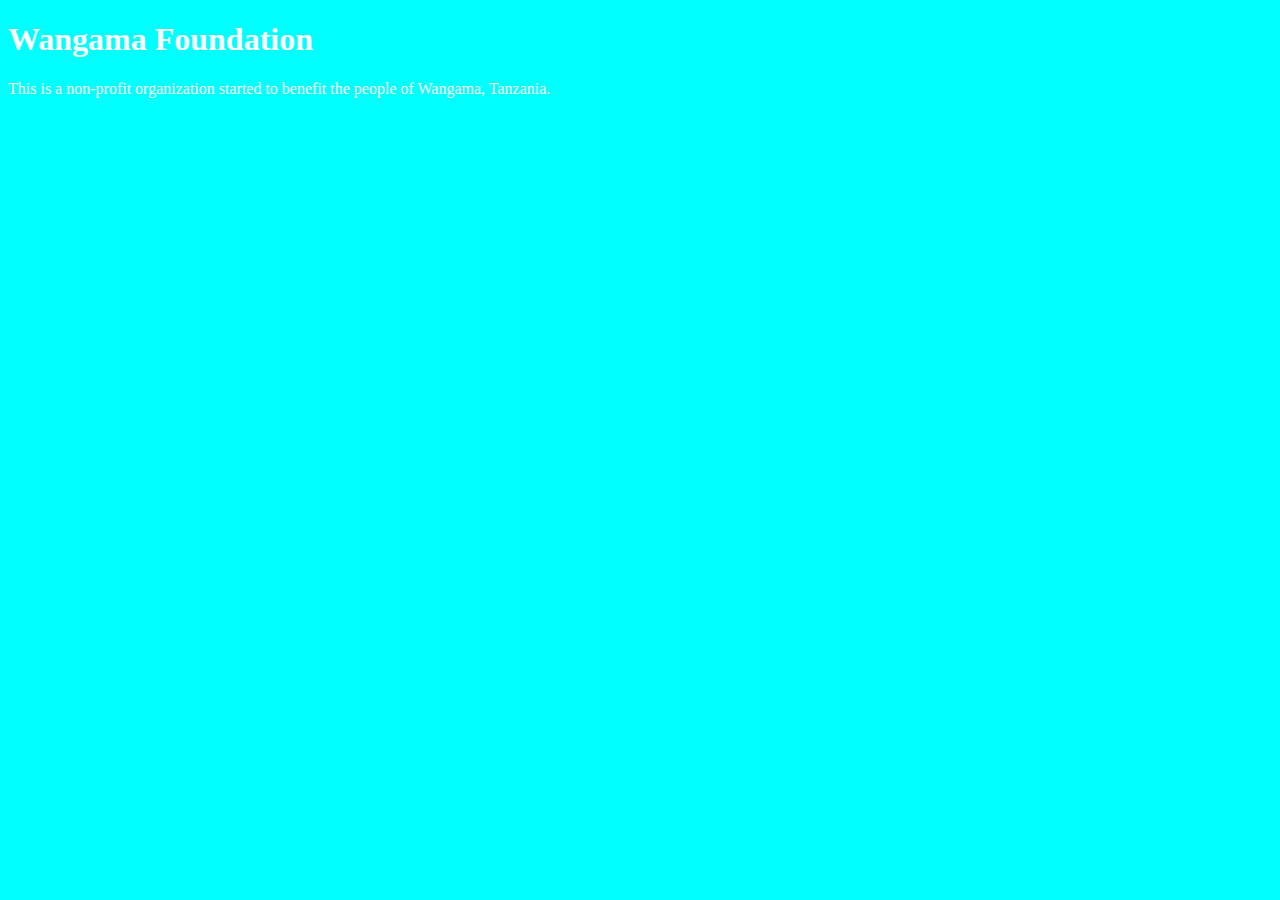
<file: Unit_1/index.html>
<!DOCTYPE html>
<html>
<head>
	<title>Wangama Foundation</title>
	<link rel="stylesheet" type="text/css" href="css/style.css">
</head>
<body>
	<h1>Wangama Foundation</h1>
	<p>This is a non-profit organization started to benefit the people of Wangama, Tanzania.</p>
</body>
</html>
</file>
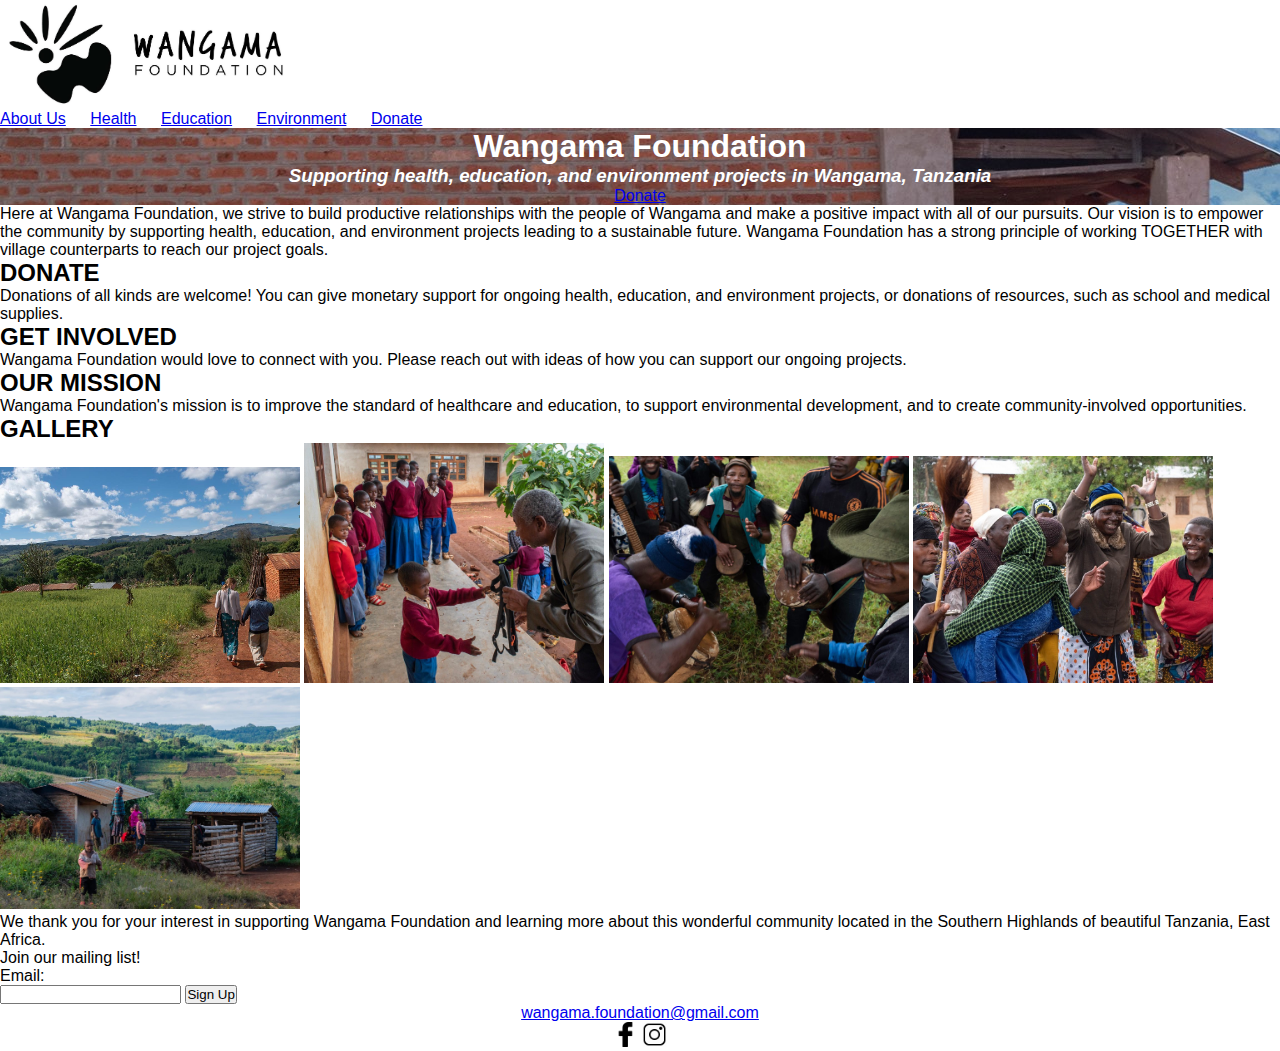
<file: unit_3/index.html>
<!DOCTYPE html>
<html>
<head>
	<link rel="stylesheet" type="text/css" href="css/style.css">
	<title>Wangama Foundation</title>
</head>
<body>
	<header>
		<img src="images/logo.jpg" alt="wangama foundation logo" title="wangama foundation">
		<nav>
			<a href="#">About Us</a>
			<a href="#">Health</a>
			<a href="#">Education</a>
			<a href="#">Environment</a>
			<a href="#">Donate</a>
		</nav>
	</header>
	<section id="hero">
		<h1>Wangama Foundation</h1>
		<h3 id="slogan">Supporting health, education, and environment projects in Wangama, Tanzania</h3>
		<p><a href="#">Donate</a></p>
	</section>
	<section>
		<p>Here at Wangama Foundation, we strive to build productive relationships with the people of Wangama and make a positive impact with all of our pursuits. Our vision is to empower the community by supporting health, education, and environment projects leading to a sustainable future. Wangama Foundation has a strong principle of working TOGETHER with village counterparts to reach our project goals.</p>
	</section>
	<section>
		<ul>
			<li>
				<h2>Donate</h2>
				<p>Donations of all kinds are welcome! You can give monetary support for ongoing health, education, and environment projects, or donations of resources, such as school and medical supplies.</p>
			</li>
			<li>
				<h2>Get Involved</h2>
				<p>Wangama Foundation would love to connect with you. Please reach out with ideas of how you can support our ongoing projects.</p>
			</li>
			<li>
				<h2>Our Mission</h2>
				<p>Wangama Foundation's mission is to improve the standard of healthcare and education, to support environmental development, and to create community-involved opportunities.</p> 
			</li>
		</ul>
	</section>
	<section>
		<h2>Gallery</h2>
		<img class="gallery" src="images/wangama-walking.jpg" alt="two people walking in wangama" title="walking in wangama">
		<img class="gallery" src="images/wangama-backpack.jpg" alt="children getting donated backpacks" title="donations to wangama">
		<img class="gallery" src="images/wangama-drums.jpg" alt="a drum circle in wangama" title="wangama drum circle">
		<img class="gallery" src="images/wangama-dancing.jpg" alt="people dancing in wangama" title="wangama dancing">
		<img class="gallery" src="images/wangama-village.jpg" alt="people outside a house in wangama" title="the village">
	</section>
	<section>
		<p>We thank you for your interest in supporting Wangama Foundation and learning more about this wonderful community located in the Southern Highlands of beautiful Tanzania, East Africa.</p>
		<p>Join our mailing list!</p>
			<form>
				<label for="emailAddress">Email:</label><br>
				<input type="email" id="emailAddress">
				<input type="submit" value="Sign Up">
			</form>
	</section>
	<footer>
		<a href="mailto:wangama.foundation@gmail.com">wangama.foundation@gmail.com</a>
		<br>
		<div>
			<a href="https://www.facebook.com/WangamaFoundation/"><img class="social" src="images/facebook.png" alt="facebook icon" title="facebook"></a>
			<a href="https://www.instagram.com/wangamafoundation/?hl=en"><img class="social" src="images/instagram.png" alt="instagram icon" title="instagram icon"></a>
		</div>
	</footer>
</body>
</html>
</file>
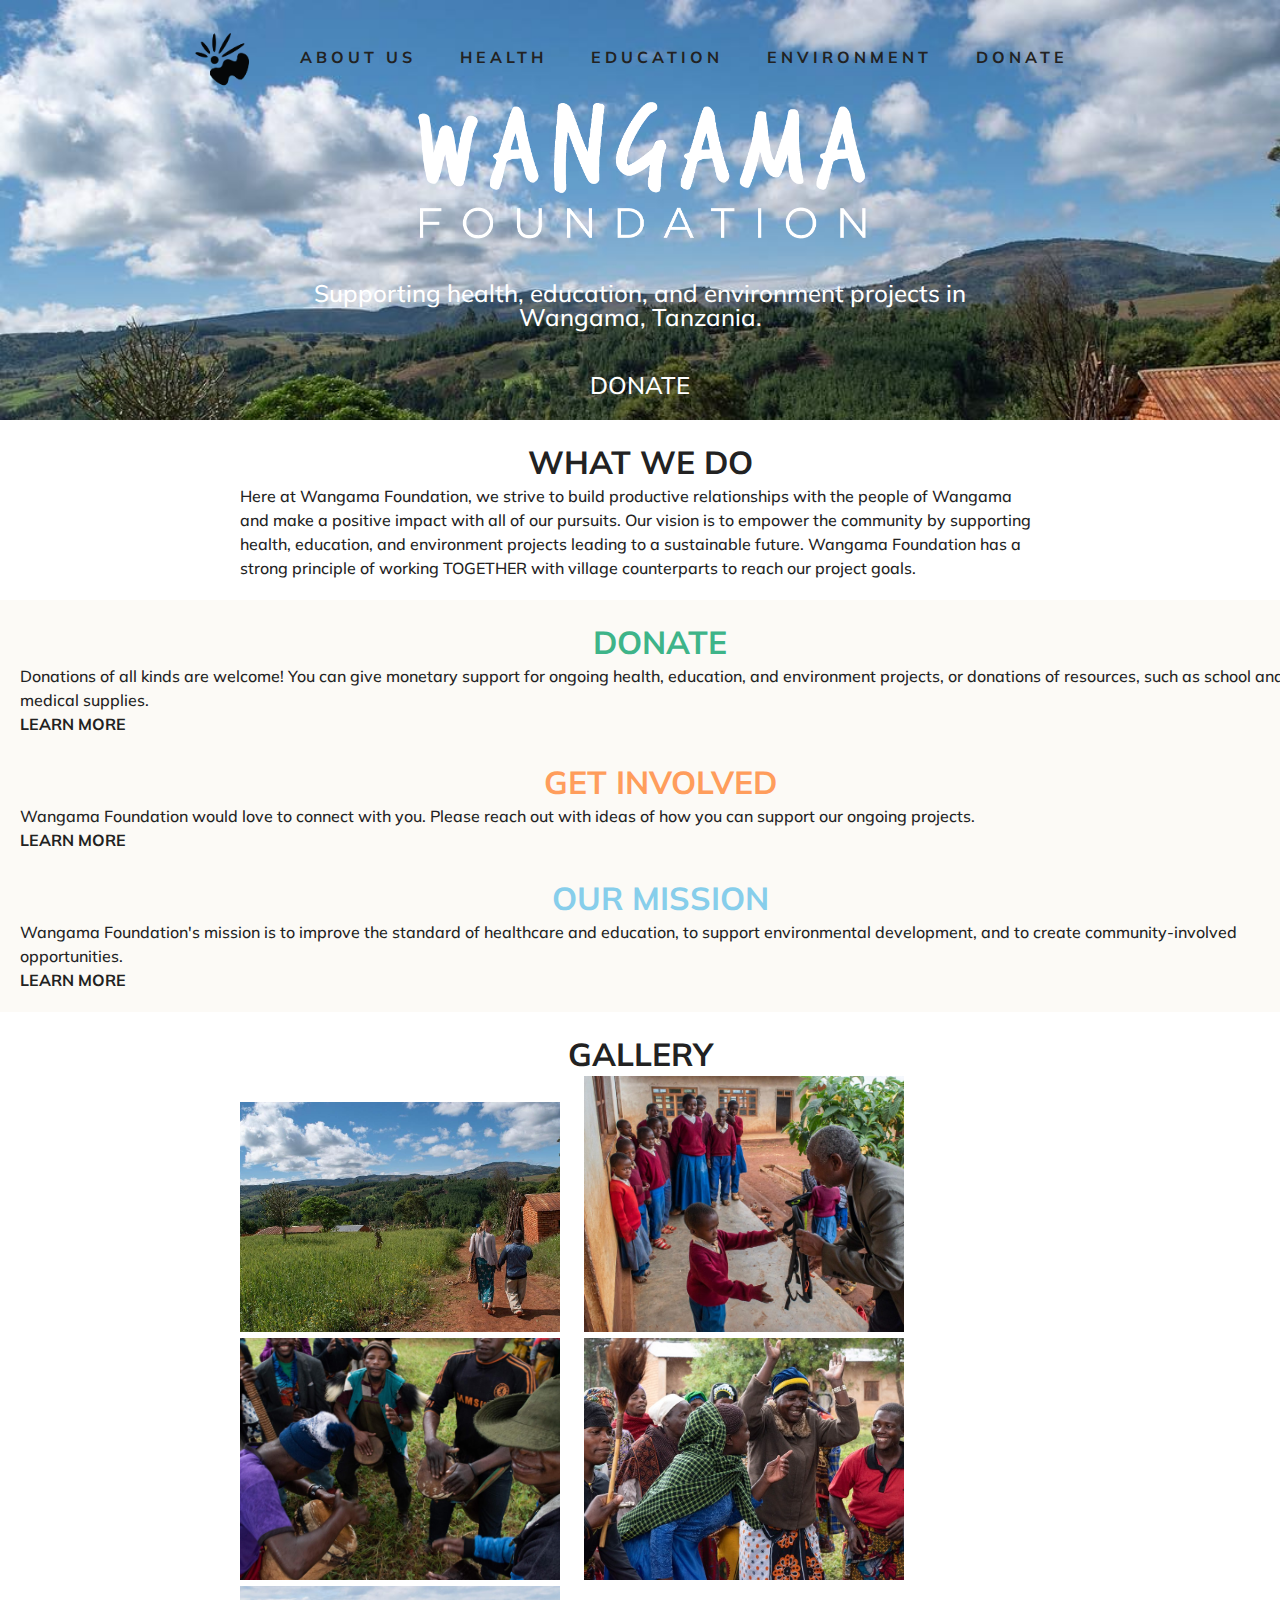
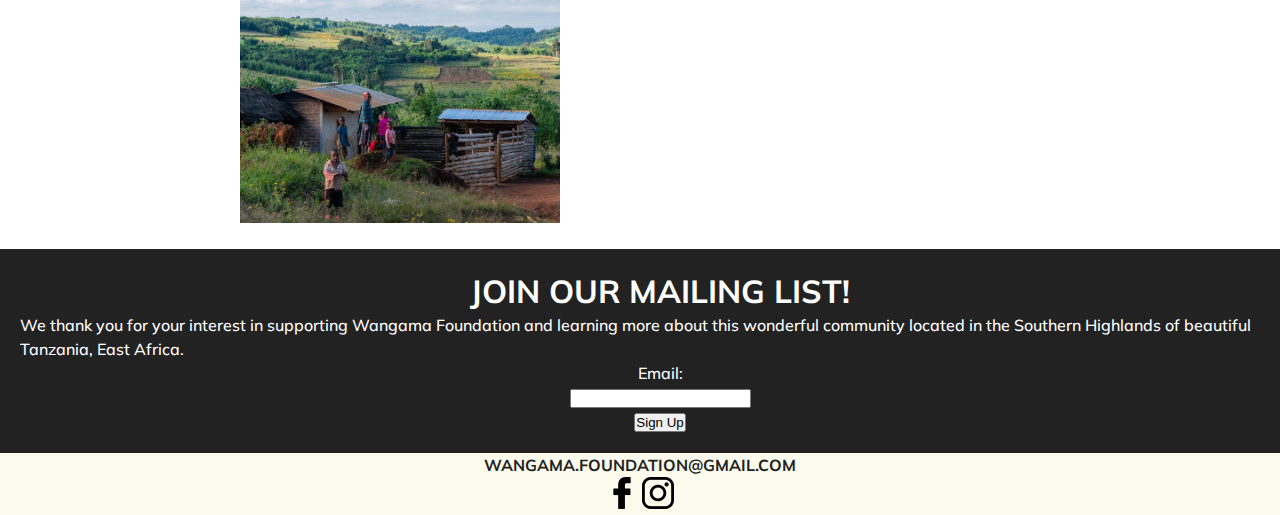
<file: unit_4/index.html>
<!DOCTYPE html>
<html lang="en">
<head>
	<link rel="stylesheet" type="text/css" href="css/style.css">
	<title>Wangama Foundation</title>
</head>
<body>
	<header>
		<nav>
			<a href="#"><img id="icon" src="images/Wangama-icon-black.png" alt="wangama foundation logo" title="wangama foundation"></a>
			<a href="#">About Us</a>
			<a href="#">Health</a>
			<a href="#">Education</a>
			<a href="#">Environment</a>
			<a href="#">Donate</a>
		</nav>
		<img id="header-img" src="images/Wangama-Logo-Horizontal.png" alt="wangama foundation" title="wangama foundation">
		<h3 class="header">Supporting health, education, and environment projects in Wangama, Tanzania.</h3>
		<br>
		<a class="header" href="#">DONATE</a>
	</header>
	<section>
		<h2>What We Do</h2>
		<p>Here at Wangama Foundation, we strive to build productive relationships with the people of Wangama and make a positive impact with all of our pursuits. Our vision is to empower the community by supporting health, education, and environment projects leading to a sustainable future. Wangama Foundation has a strong principle of working TOGETHER with village counterparts to reach our project goals.</p>
	</section>
	<section id="waystohelp">
		<ul>
			<li>
				<h2 id="donate">Donate</h2>
				<p>Donations of all kinds are welcome! You can give monetary support for ongoing health, education, and environment projects, or donations of resources, such as school and medical supplies.</p>
				<p><a href="#">Learn More</a></p>
			</li><br>
			<li>
				<h2 id="involved">Get Involved</h2>
				<p>Wangama Foundation would love to connect with you. Please reach out with ideas of how you can support our ongoing projects.</p>
				<p><a href="#">Learn More</a></p>
			</li><br>
			<li>
				<h2 id="mission">Our Mission</h2>
				<p>Wangama Foundation's mission is to improve the standard of healthcare and education, to support environmental development, and to create community-involved opportunities.</p> 
				<p><a href="#">Learn More</a></p>
			</li>
		</ul>
	</section>
	<section>
		<h2>Gallery</h2>
		<img class="gallery" src="images/wangama-walking.jpg" alt="two people walking in wangama" title="walking in wangama">
		<img class="gallery" src="images/wangama-backpack.jpg" alt="children getting donated backpacks" title="donations to wangama">
		<img class="gallery" src="images/wangama-drums.jpg" alt="a drum circle in wangama" title="wangama drum circle">
		<img class="gallery" src="images/wangama-dancing.jpg" alt="people dancing in wangama" title="wangama dancing">
		<img class="gallery" src="images/wangama-village.jpg" alt="people outside a house in wangama" title="the village">
	</section>
	<section id="join">
		<h2>Join our mailing list!</h2>
		<p>We thank you for your interest in supporting Wangama Foundation and learning more about this wonderful community located in the Southern Highlands of beautiful Tanzania, East Africa.</p>
		<form>
			<label for="emailAddress">Email:</label><br>
			<input type="email" id="emailAddress"><br>				
			<input type="submit" value="Sign Up">
		</form>
	</section>
	<footer>
		<a href="mailto:wangama.foundation@gmail.com">wangama.foundation@gmail.com</a>
		<div>
			<a href="https://www.facebook.com/WangamaFoundation/" class="social"><img class="social" src="images/facebook.png" alt="facebook icon" title="facebook"></a>
			<a href="https://www.instagram.com/wangamafoundation/?hl=en"class="social"><img class="social" src="images/instagram.png" alt="instagram icon" title="instagram icon"></a>
		</div>
	</footer>
</body>
</html>
</file>
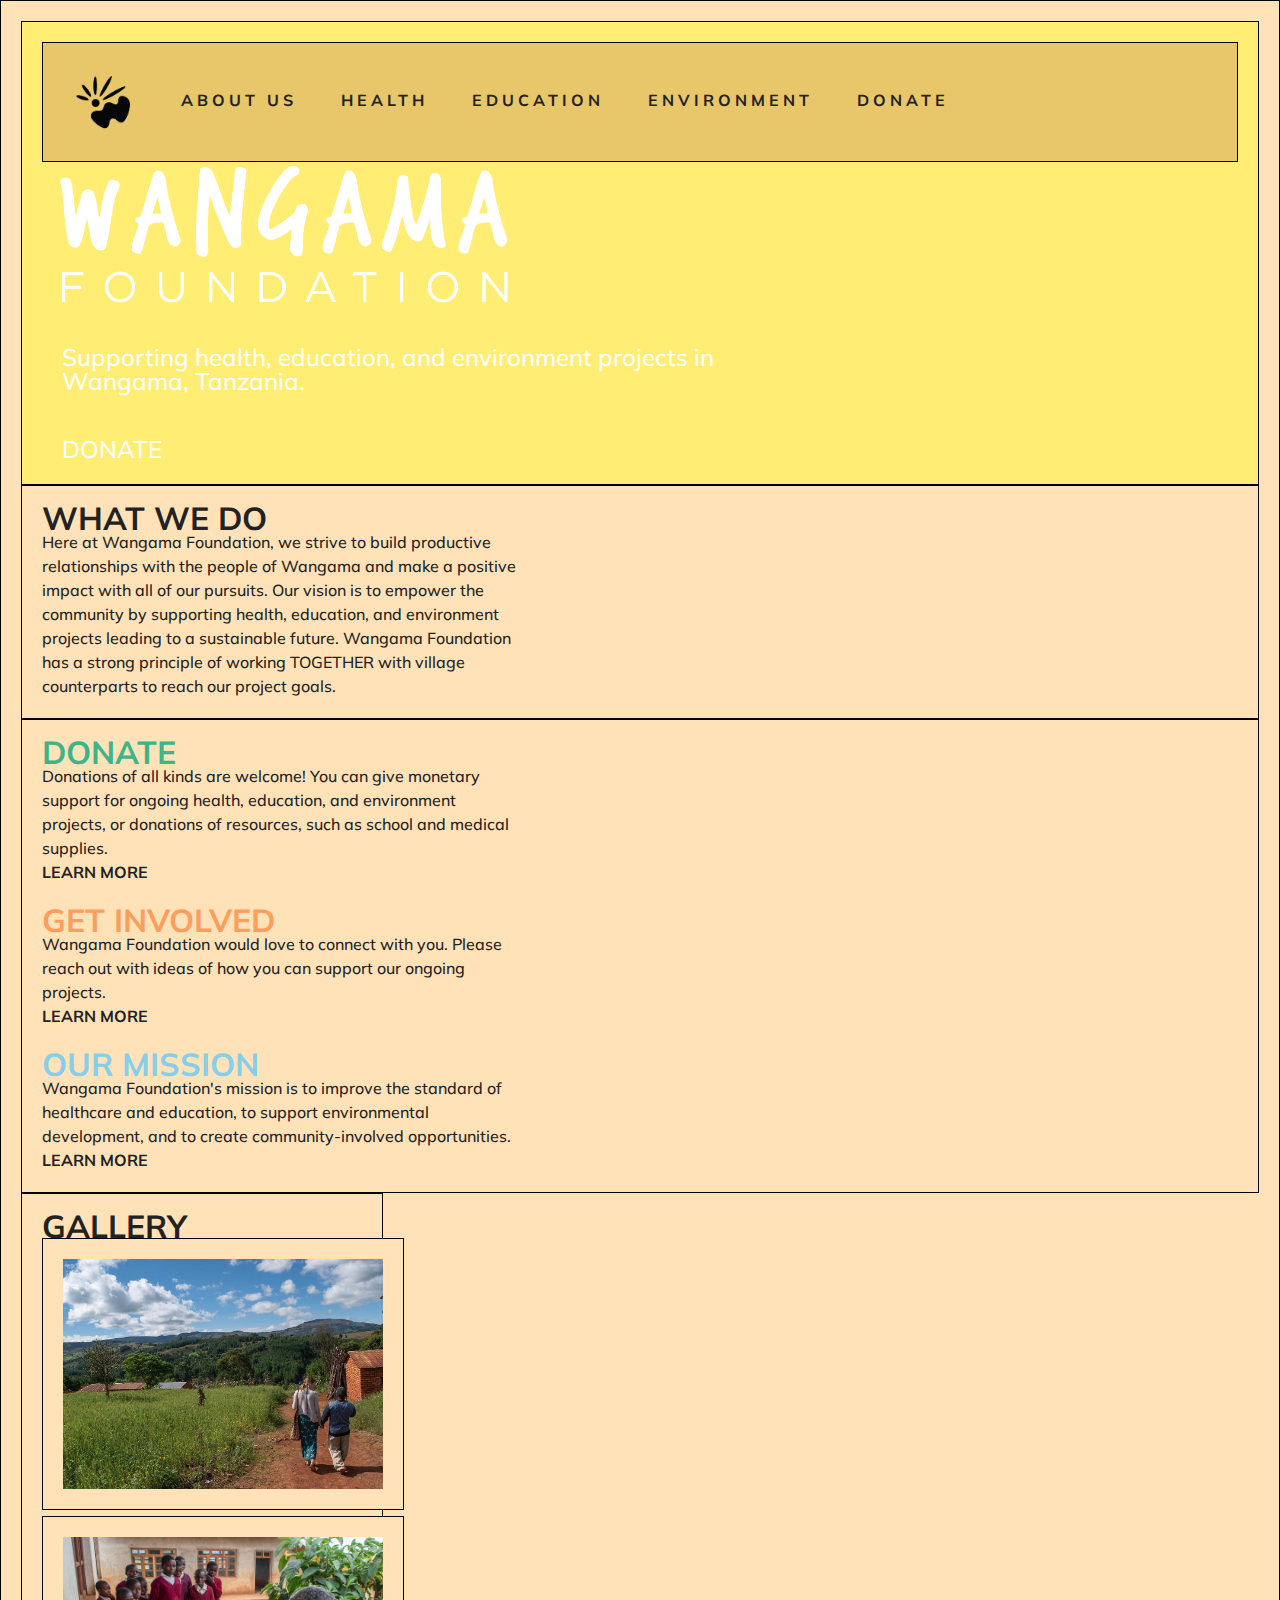
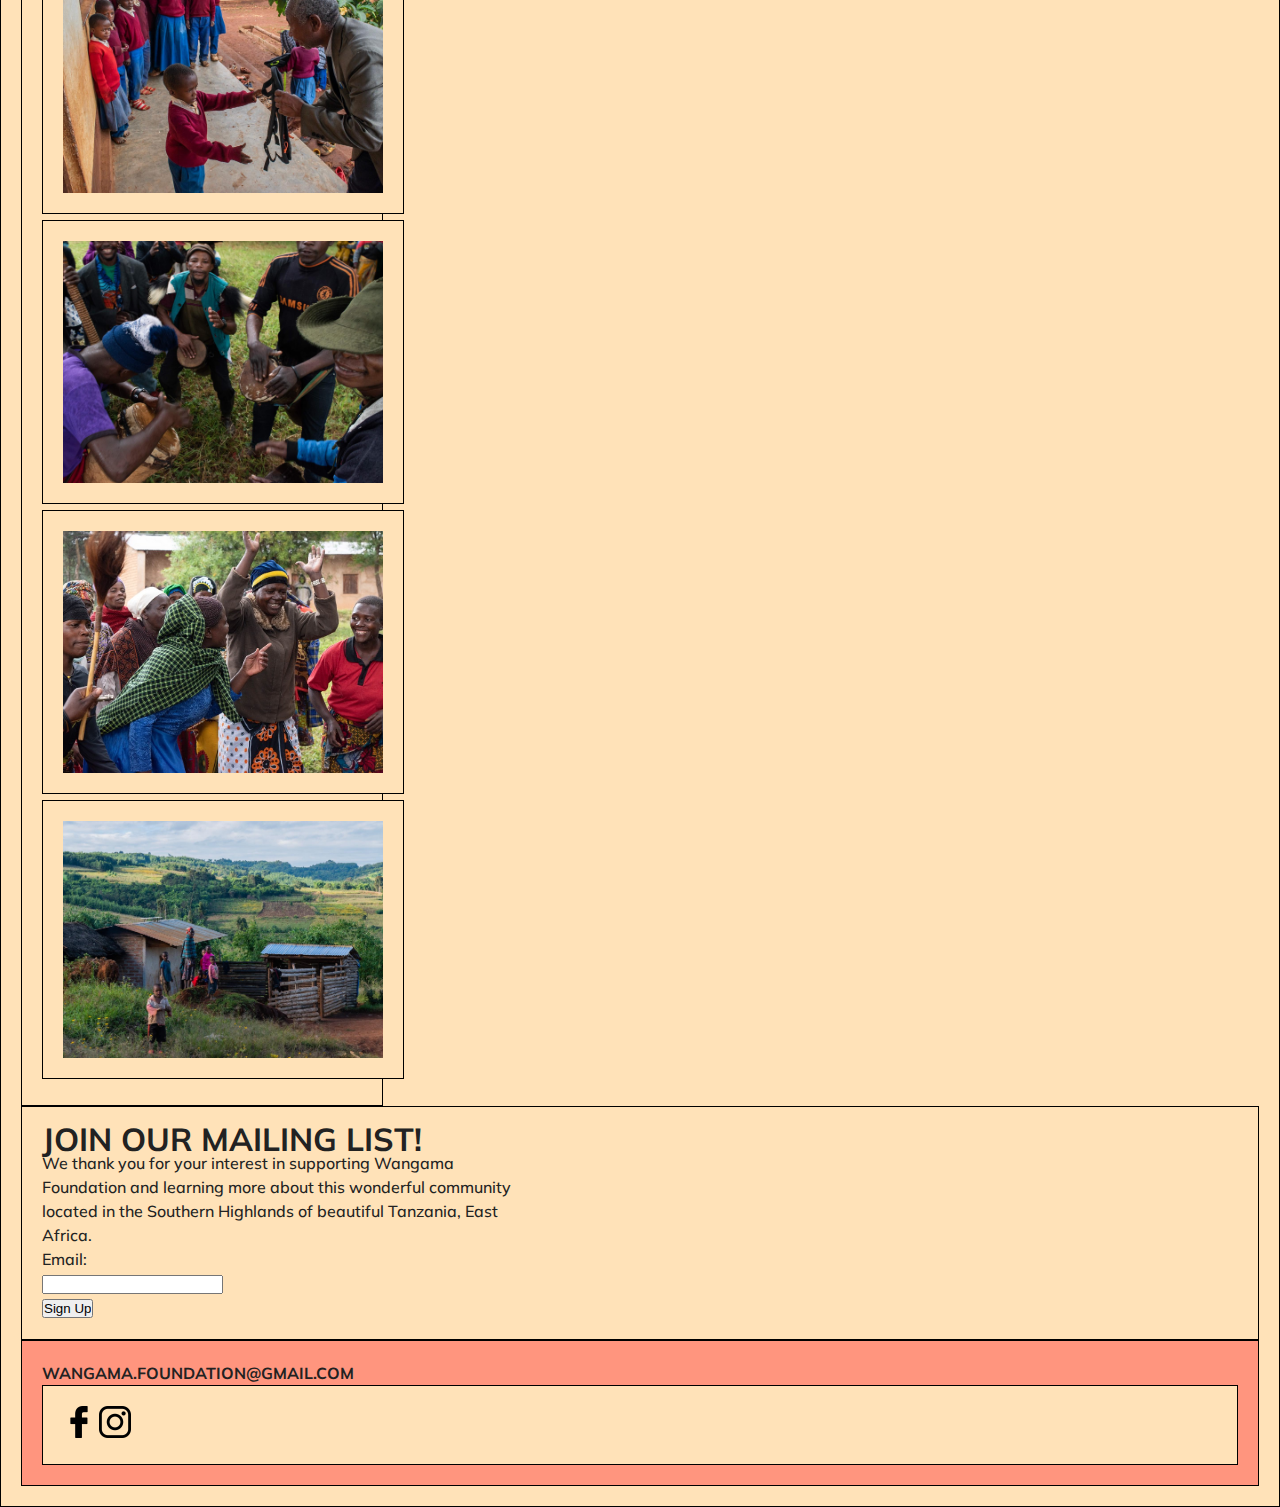
<file: unit_5/index.html>
<!DOCTYPE html>
<html lang="en">
<head>
	<link rel="stylesheet" type="text/css" href="css/style.css">
	<title>Wangama Foundation</title>
</head>
<body>
	<div class="wrapper">
	<header>
		<nav>
			<a href="#"><img id="icon" src="images/Wangama-icon-black.png" alt="wangama foundation logo" title="wangama foundation"></a>
			<a href="#">About Us</a>
			<a href="#">Health</a>
			<a href="#">Education</a>
			<a href="#">Environment</a>
			<a href="#">Donate</a>
		</nav>
		<img id="header-img" src="images/Wangama-Logo-Horizontal.png" alt="wangama foundation" title="wangama foundation">
		<h3 class="header">Supporting health, education, and environment projects in Wangama, Tanzania.</h3>
		<br>
		<a class="header" href="#">DONATE</a>
	</header>
	<section id="about">
		<h2>What We Do</h2>
		<p>Here at Wangama Foundation, we strive to build productive relationships with the people of Wangama and make a positive impact with all of our pursuits. Our vision is to empower the community by supporting health, education, and environment projects leading to a sustainable future. Wangama Foundation has a strong principle of working TOGETHER with village counterparts to reach our project goals.</p>
	</section>
	<section id="waystohelp">
		<ul>
			<li>
				<h2 id="donate">Donate</h2>
				<p>Donations of all kinds are welcome! You can give monetary support for ongoing health, education, and environment projects, or donations of resources, such as school and medical supplies.</p>
				<p><a href="#">Learn More</a></p>
			</li><br>
			<li>
				<h2 id="involved">Get Involved</h2>
				<p>Wangama Foundation would love to connect with you. Please reach out with ideas of how you can support our ongoing projects.</p>
				<p><a href="#">Learn More</a></p>
			</li><br>
			<li>
				<h2 id="mission">Our Mission</h2>
				<p>Wangama Foundation's mission is to improve the standard of healthcare and education, to support environmental development, and to create community-involved opportunities.</p> 
				<p><a href="#">Learn More</a></p>
			</li>
		</ul>
	</section>
	<section class="gallery">
		<h2>Gallery</h2>
		<img class="gallery" src="images/wangama-walking.jpg" alt="two people walking in wangama" title="walking in wangama">
		<img class="gallery" src="images/wangama-backpack.jpg" alt="children getting donated backpacks" title="donations to wangama">
		<img class="gallery" src="images/wangama-drums.jpg" alt="a drum circle in wangama" title="wangama drum circle">
		<img class="gallery" src="images/wangama-dancing.jpg" alt="people dancing in wangama" title="wangama dancing">
		<img class="gallery" src="images/wangama-village.jpg" alt="people outside a house in wangama" title="the village">
	</section>
	<section id="join">
		<h2>Join our mailing list!</h2>
		<p>We thank you for your interest in supporting Wangama Foundation and learning more about this wonderful community located in the Southern Highlands of beautiful Tanzania, East Africa.</p>
		<form>
			<label for="emailAddress">Email:</label><br>
			<input type="email" id="emailAddress"><br>				
			<input type="submit" value="Sign Up">
		</form>
	</section>
	<footer>
		<a href="mailto:wangama.foundation@gmail.com">wangama.foundation@gmail.com</a>
		<div>
			<a href="https://www.facebook.com/WangamaFoundation/" class="social"><img class="social" src="images/facebook.png" alt="facebook icon" title="facebook"></a>
			<a href="https://www.instagram.com/wangamafoundation/?hl=en"class="social"><img class="social" src="images/instagram.png" alt="instagram icon" title="instagram icon"></a>
		</div>
	</footer>
	</div>
</body>
</html>
</file>
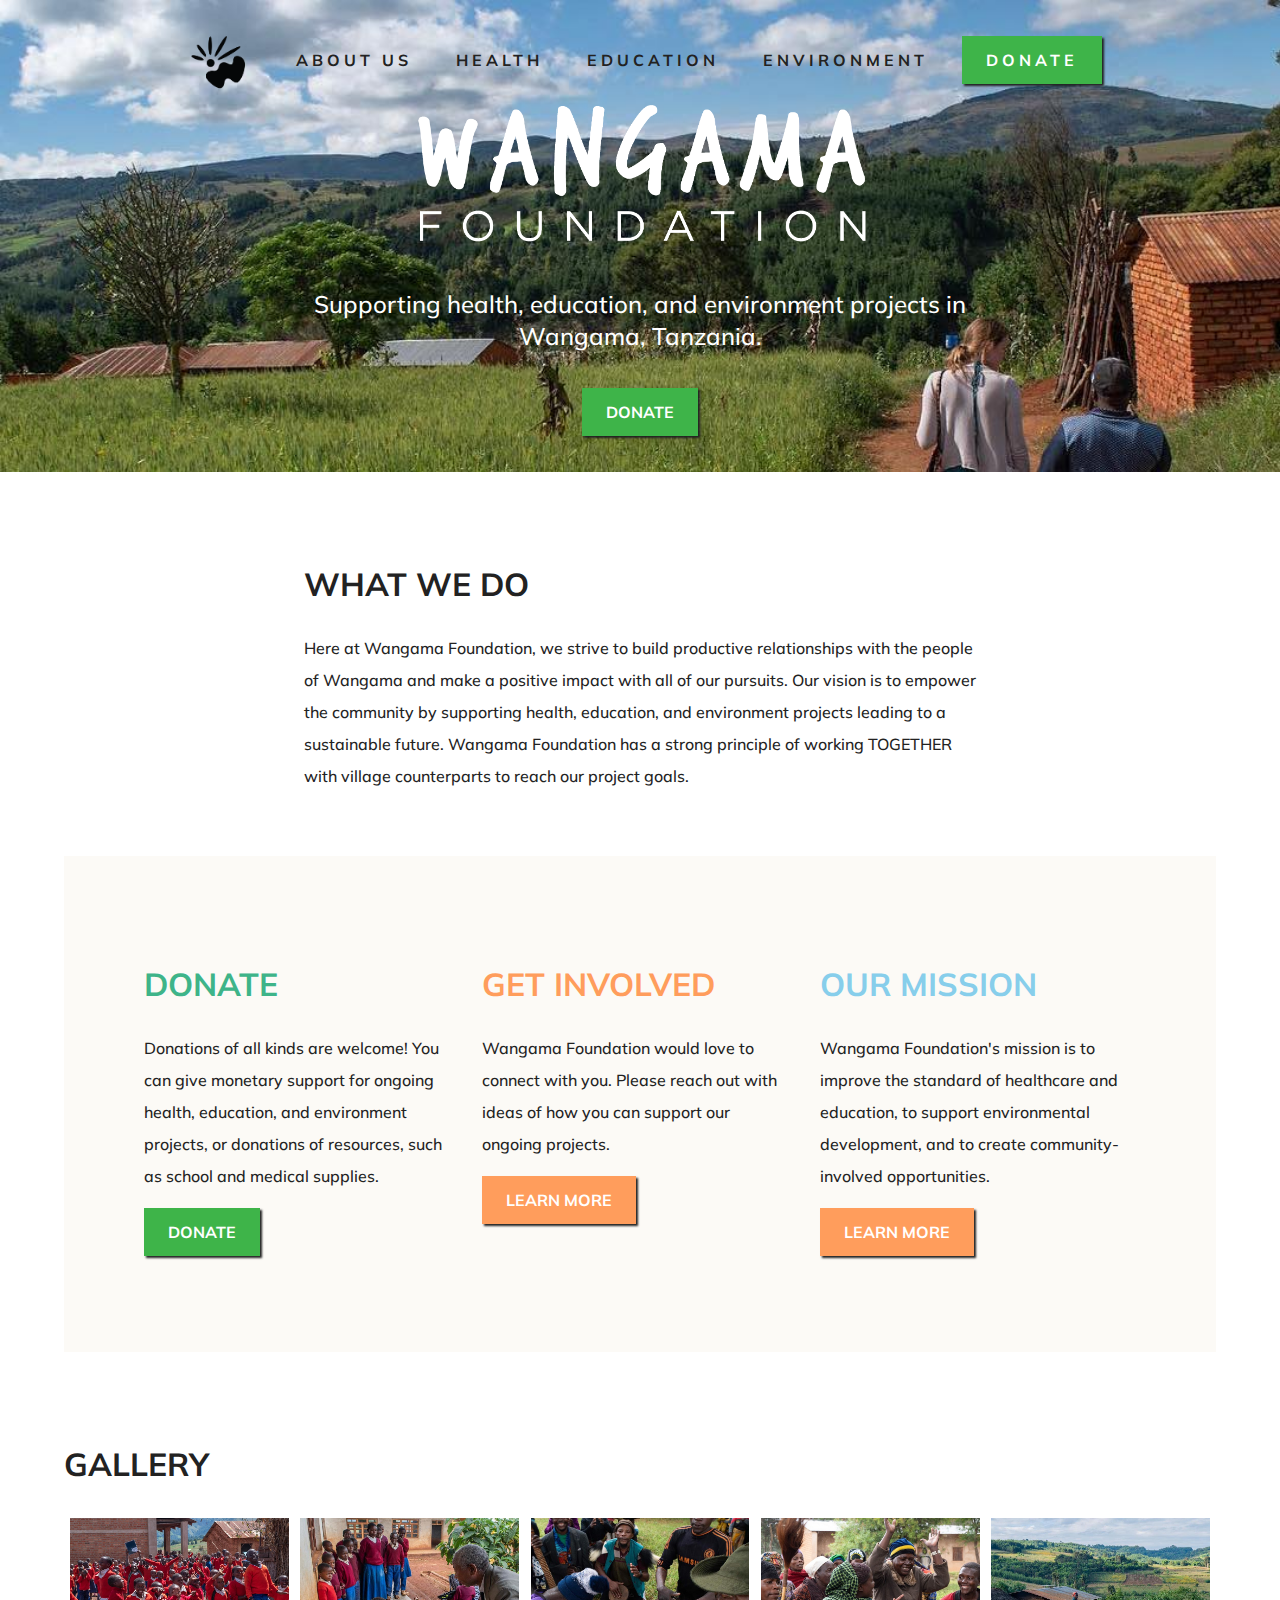
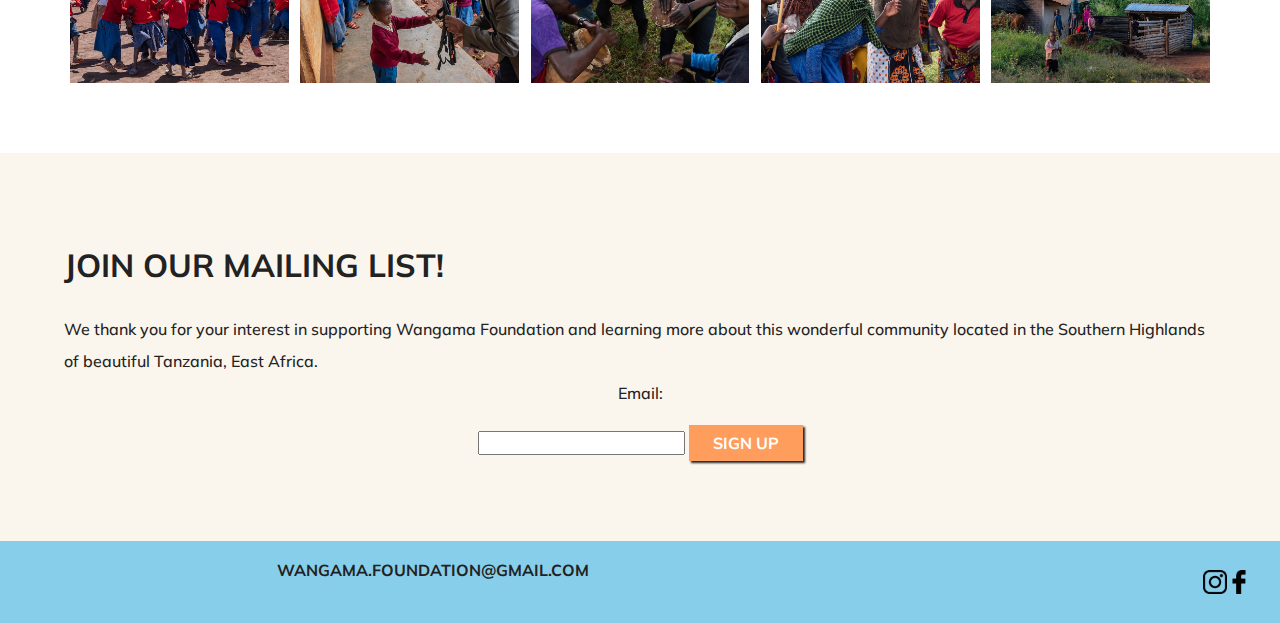
<file: unit_6/index.html>
<!DOCTYPE html>
<html lang="en">
<head>
	<link rel="stylesheet" type="text/css" href="css/reset.css">
	<link rel="stylesheet" type="text/css" href="css/style.css">
	<title>Wangama Foundation</title>
</head>
<body>
	<header>
		<nav>
			<a href="#"><img src="images/Wangama-icon-black.png" alt="wangama foundation logo" title="wangama foundation"></a>
			<a href="#">About Us</a>
			<a href="#">Health</a>
			<a href="#">Education</a>
			<a href="#">Environment</a>
			<a href="#" class="donate">Donate</a>
		</nav>
		<img src="images/Wangama-Logo-Horizontal.png" alt="wangama foundation" title="wangama foundation">
		<h3 class="header">Supporting health, education, and environment projects in Wangama, Tanzania.</h3>
		<a class="donate" href="#">DONATE</a>
	</header>
	<section>
		<h2>What We Do</h2>
		<p>Here at Wangama Foundation, we strive to build productive relationships with the people of Wangama and make a positive impact with all of our pursuits. Our vision is to empower the community by supporting health, education, and environment projects leading to a sustainable future. Wangama Foundation has a strong principle of working TOGETHER with village counterparts to reach our project goals.</p>
	</section>
	<section id="waystohelp" class="clearfix">
		<div class="top3">
			<h2 id="donate">Donate</h2>
			<p>Donations of all kinds are welcome! You can give monetary support for ongoing health, education, and environment projects, or donations of resources, such as school and medical supplies.</p>
			<a href="#" class="donate">Donate</a>
		</div>
		<div class="top3">
			<h2 id="involved">Get Involved</h2>
			<p>Wangama Foundation would love to connect with you. Please reach out with ideas of how you can support our ongoing projects.</p>
			<a href="#" class="btn">Learn More</a>
		</div>
		<div class="top3">
			<h2 id="mission">Our Mission</h2>
			<p>Wangama Foundation's mission is to improve the standard of healthcare and education, to support environmental development, and to create community-involved opportunities.</p> 
			<a href="#" class="btn">Learn More</a>
		</div>
	</section>
	<section class="gallery clearfix">
		<h2>Gallery</h2>
		<img class src="images/wangama-kids.jpg" alt="two people walking in wangama" title="walking in wangama">
		<img class src="images/wangama-backpack.jpg" alt="children getting donated backpacks" title="donations to wangama">
		<img class src="images/wangama-drums.jpg" alt="a drum circle in wangama" title="wangama drum circle">
		<img class src="images/wangama-dancing.jpg" alt="people dancing in wangama" title="wangama dancing">
		<img class src="images/wangama-village.jpg" alt="people outside a house in wangama" title="the village">
	</section>
	<section id="join">
		<h2>Join our mailing list!</h2>
		<p>We thank you for your interest in supporting Wangama Foundation and learning more about this wonderful community located in the Southern Highlands of beautiful Tanzania, East Africa.</p>
		<form>
			<label for="emailAddress">Email:</label><br>
			<input type="email" id="emailAddress">				
			<input type="submit" value="Sign Up" class="btn">
		</form>
	</section>
	<footer class="clearfix">
		<div class="social">
			<a href="https://www.facebook.com/WangamaFoundation/"><img class="social" src="images/facebook.png" alt="facebook icon" title="facebook"></a>
			<a href="https://www.instagram.com/wangamafoundation/?hl=en"><img class="social" src="images/instagram.png" alt="instagram icon" title="instagram icon"></a>
		</div>
		<a href="mailto:wangama.foundation@gmail.com">wangama.foundation@gmail.com</a>
	</footer>
</body>
</html>
</file>
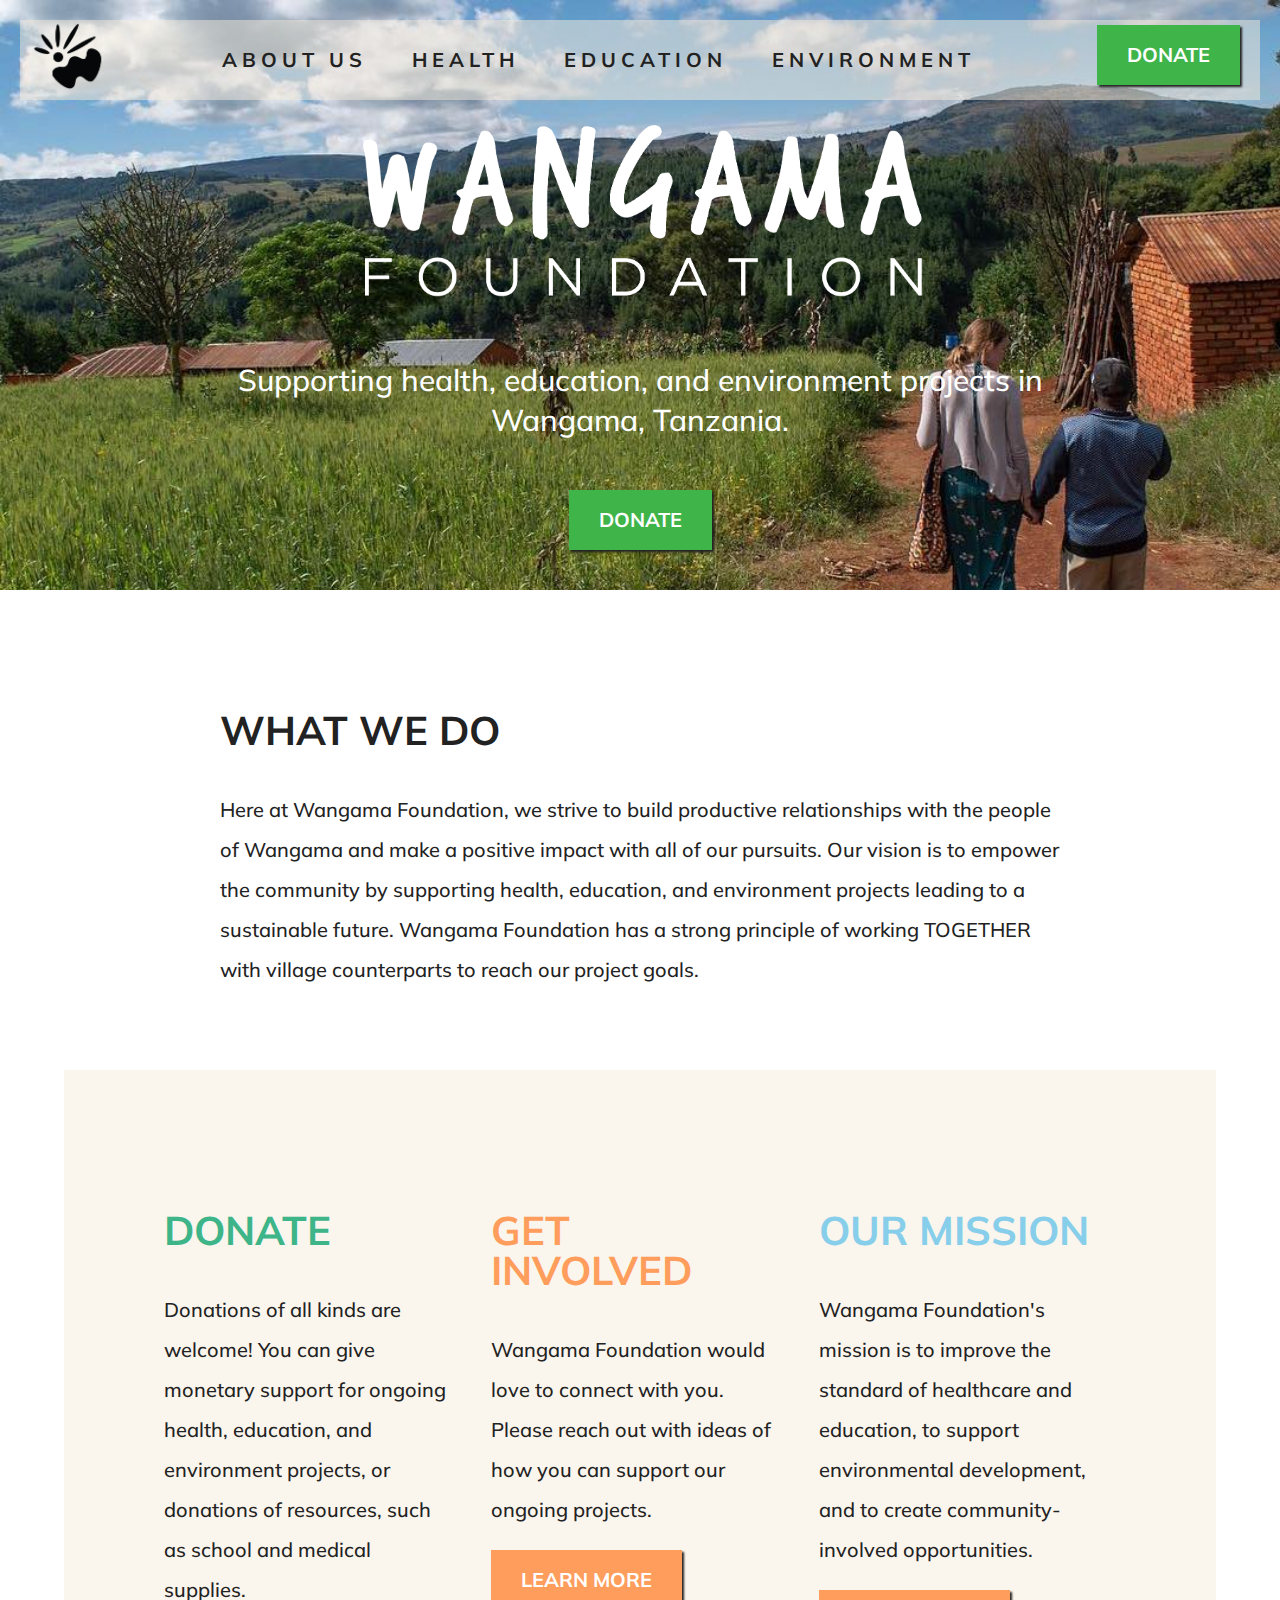
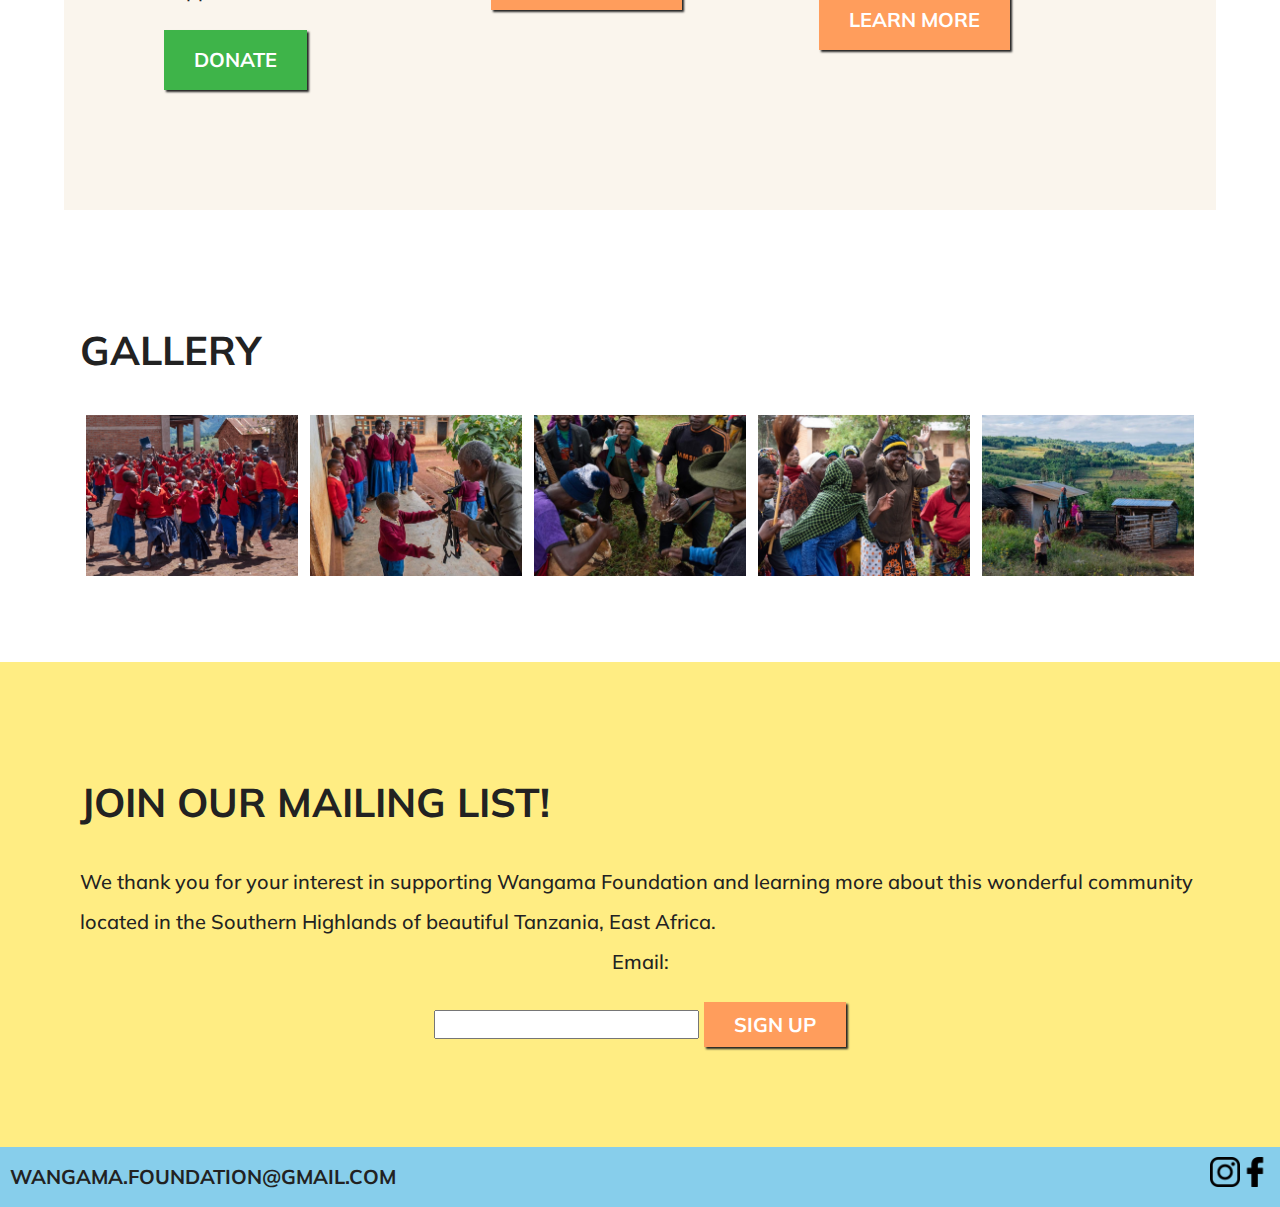
<file: unit_7/index.html>
<!DOCTYPE html>
<html lang="en">
<head>
	<link rel="stylesheet" type="text/css" href="css/reset.css">
	<link rel="stylesheet" type="text/css" href="css/style.css">
	<title>Wangama Foundation</title>
</head>
<body>
	<header class="clearfix">
		<div id="nav" class="clearfix">
			<a href="#" id="logo"><img src="images/Wangama-icon-black.png" alt="wangama foundation logo" title="wangama foundation"></a>
			<a href="#" class="donate" id="donate-nav">Donate</a>
			<nav>
				<a href="#">About Us</a>
				<a href="#">Health</a>
				<a href="#">Education</a>
				<a href="#">Environment</a>
			</nav>
		</div>
		<img src="images/Wangama-Logo-Horizontal.png" alt="wangama foundation" title="wangama foundation">
		<h3 class="header">Supporting health, education, and environment projects in Wangama, Tanzania.</h3>
		<a class="donate" href="#">DONATE</a>
	</header>
	<section>
		<h2>What We Do</h2>
		<p>Here at Wangama Foundation, we strive to build productive relationships with the people of Wangama and make a positive impact with all of our pursuits. Our vision is to empower the community by supporting health, education, and environment projects leading to a sustainable future. Wangama Foundation has a strong principle of working TOGETHER with village counterparts to reach our project goals.</p>
	</section>
	<section id="waystohelp" class="clearfix">
		<div class="top3">
			<h2 id="donate">Donate</h2>
			<p>Donations of all kinds are welcome! You can give monetary support for ongoing health, education, and environment projects, or donations of resources, such as school and medical supplies.</p>
			<a href="#" class="donate">Donate</a>
		</div>
		<div class="top3">
			<h2 id="involved">Get Involved</h2>
			<p>Wangama Foundation would love to connect with you. Please reach out with ideas of how you can support our ongoing projects.</p>
			<a href="#" class="btn">Learn More</a>
		</div>
		<div class="top3">
			<h2 id="mission">Our Mission</h2>
			<p>Wangama Foundation's mission is to improve the standard of healthcare and education, to support environmental development, and to create community-involved opportunities.</p> 
			<a href="#" class="btn">Learn More</a>
		</div>
	</section>
	<section class="gallery clearfix">
		<h2>Gallery</h2>
		<img class src="images/wangama-kids.jpg" alt="two people walking in wangama" title="walking in wangama">
		<img class src="images/wangama-backpack.jpg" alt="children getting donated backpacks" title="donations to wangama">
		<img class src="images/wangama-drums.jpg" alt="a drum circle in wangama" title="wangama drum circle">
		<img class src="images/wangama-dancing.jpg" alt="people dancing in wangama" title="wangama dancing">
		<img class src="images/wangama-village.jpg" alt="people outside a house in wangama" title="the village">
	</section>
	<section id="join">
		<h2>Join our mailing list!</h2>
		<p>We thank you for your interest in supporting Wangama Foundation and learning more about this wonderful community located in the Southern Highlands of beautiful Tanzania, East Africa.</p>
		<form>
			<label for="emailAddress">Email:</label><br>
			<input type="email" id="emailAddress">				
			<input type="submit" value="Sign Up" class="btn">
		</form>
	</section>
	<footer class="clearfix">
		<div class="social">
			<a href="https://www.facebook.com/WangamaFoundation/"><img class="social" src="images/facebook.png" alt="facebook icon" title="facebook"></a>
			<a href="https://www.instagram.com/wangamafoundation/?hl=en"><img class="social" src="images/instagram.png" alt="instagram icon" title="instagram icon"></a>
		</div>
		<a href="mailto:wangama.foundation@gmail.com">wangama.foundation@gmail.com</a>
	</footer>
</body>
</html>
</file>
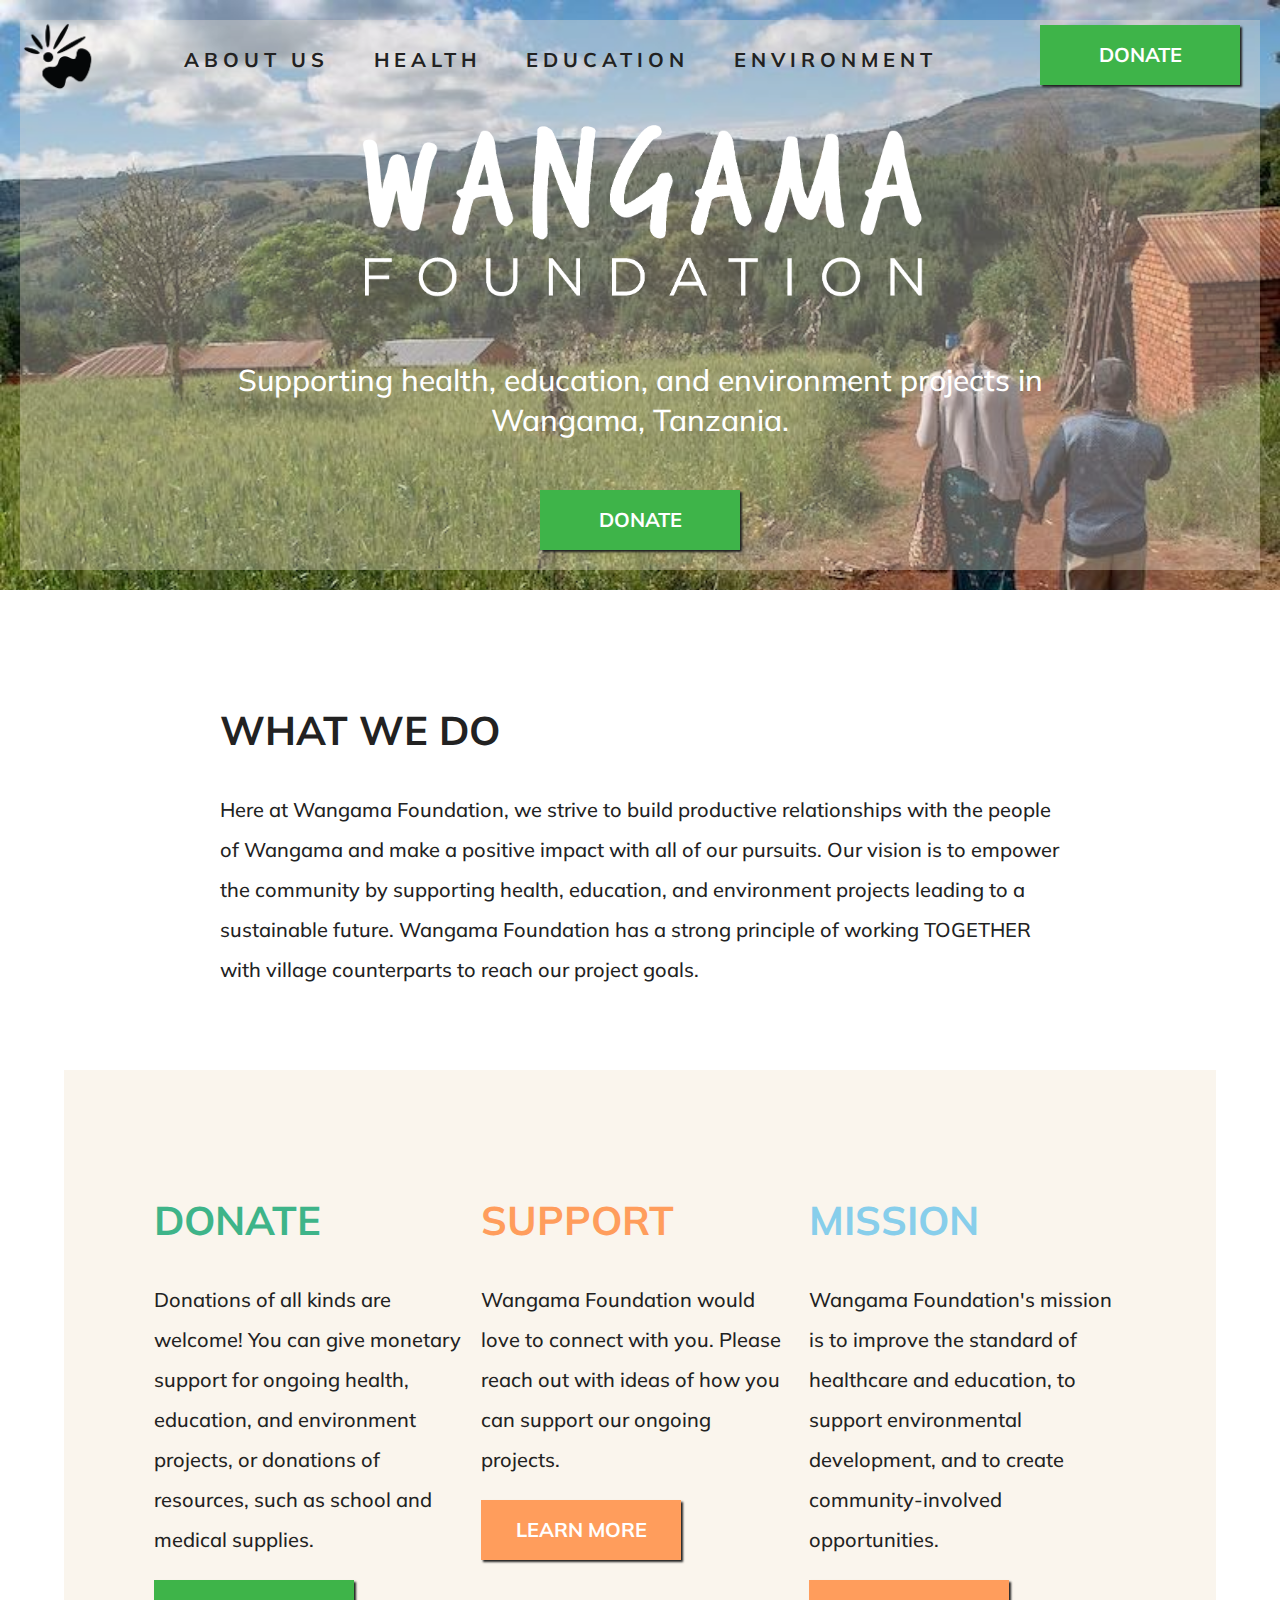
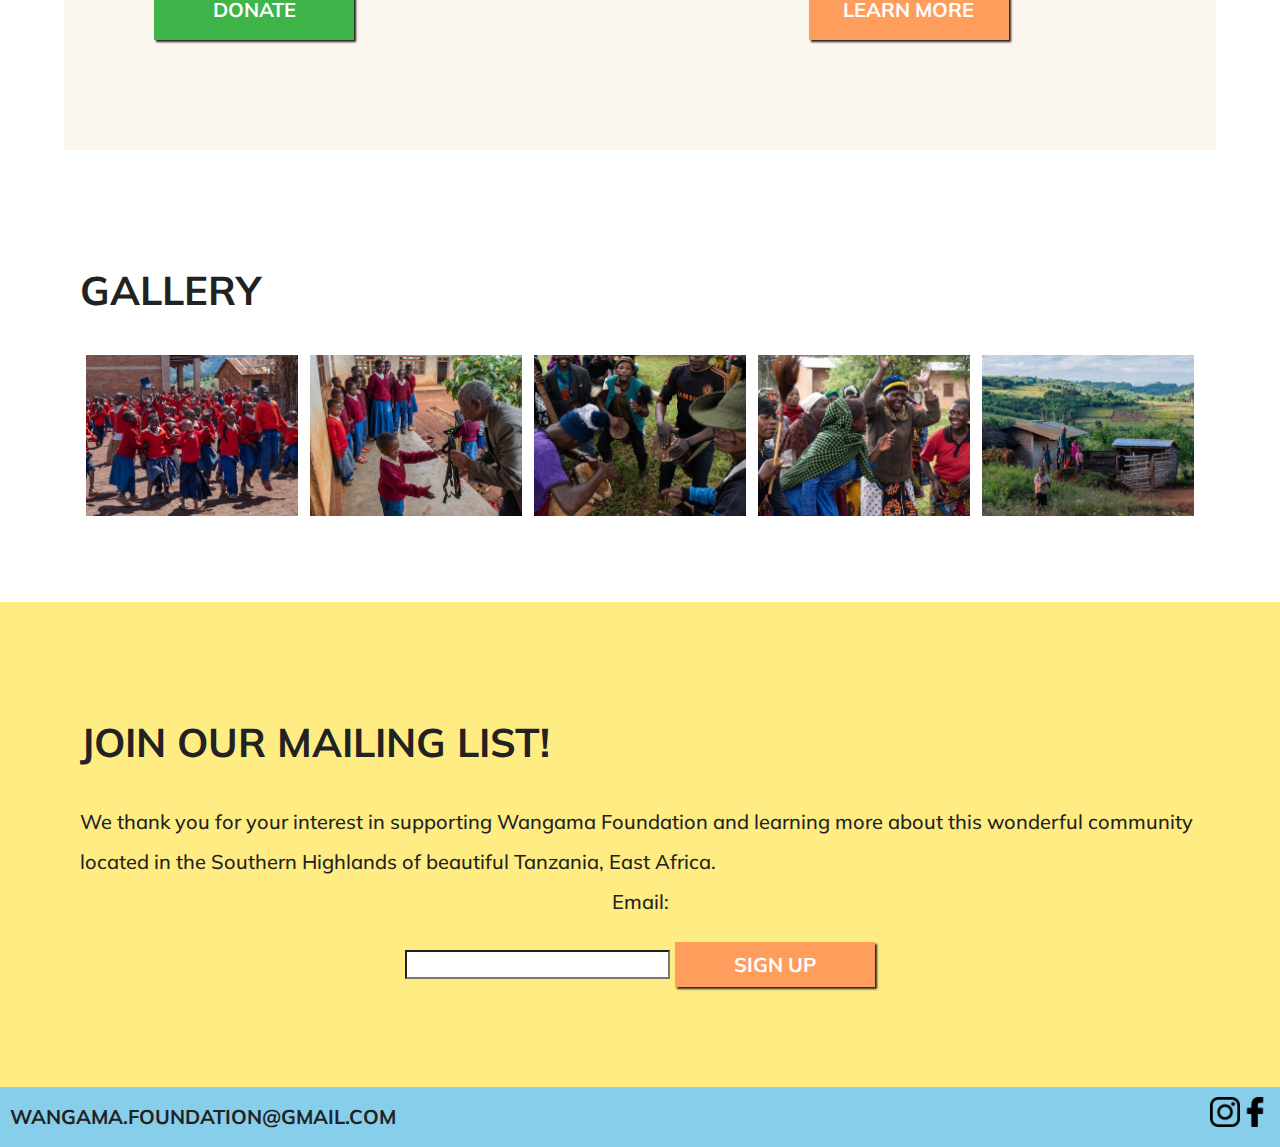
<file: unit_8/index.html>
<!DOCTYPE html>
<html lang="en">
<head>
	<meta name="viewport" content="width=device-width, initial-scale=1">
	<link rel="stylesheet" type="text/css" href="css/reset.css">
	<link rel="stylesheet" type="text/css" href="css/style.css">
	<!--[if lt IE 9]>
        <script src="bower_components/html5shiv/dist/html5shiv.js"></script>
    <![endif]-->
	<title>Wangama Foundation</title>
</head>
<body>
	<header class="clearfix">
		<div id="header-items" class="clearfix">
			<a id="logo"  href="#"><img src="images/Wangama-icon-black.png" alt="wangama foundation logo" title="wangama foundation"></a>
			<a href="#" class="donate" id="donate-nav">Donate</a>
			<label for="toggle">Menu</label>
            <input type="checkbox" id="toggle">
			<nav>
				<a href="#">About Us</a>
				<a href="#">Health</a>
				<a href="#">Education</a>
				<a href="#">Environment</a>
			</nav>
			<img id="full-logo" src="images/Wangama-Logo-Horizontal.png" alt="wangama foundation" title="wangama foundation">
			<h3 class="header">Supporting health, education, and environment projects in Wangama, Tanzania.</h3>
			<a class="donate" id="donate-header" href="#">DONATE</a>
		</div>
	</header>
	<section>
		<h2>What We Do</h2>
		<p>Here at Wangama Foundation, we strive to build productive relationships with the people of Wangama and make a positive impact with all of our pursuits. Our vision is to empower the community by supporting health, education, and environment projects leading to a sustainable future. Wangama Foundation has a strong principle of working TOGETHER with village counterparts to reach our project goals.</p>
	</section>
	<section id="waystohelp" class="clearfix">
		<div class="top3">
			<h2 id="donate">Donate</h2>
			<p>Donations of all kinds are welcome! You can give monetary support for ongoing health, education, and environment projects, or donations of resources, such as school and medical supplies.</p>
			<a href="#" class="donate">Donate</a>
		</div>
		<div class="top3">
			<h2 id="involved">Support</h2>
			<p>Wangama Foundation would love to connect with you. Please reach out with ideas of how you can support our ongoing projects.</p>
			<a href="#" class="btn">Learn More</a>
		</div>
		<div class="top3">
			<h2 id="mission">Mission</h2>
			<p>Wangama Foundation's mission is to improve the standard of healthcare and education, to support environmental development, and to create community-involved opportunities.</p> 
			<a href="#" class="btn">Learn More</a>
		</div>
	</section>
	<section class="gallery clearfix">
		<h2>Gallery</h2>
		<img class src="images/wangama-kids.jpg" alt="two people walking in wangama" title="walking in wangama">
		<img class src="images/wangama-backpack.jpg" alt="children getting donated backpacks" title="donations to wangama">
		<img class src="images/wangama-drums.jpg" alt="a drum circle in wangama" title="wangama drum circle">
		<img class src="images/wangama-dancing.jpg" alt="people dancing in wangama" title="wangama dancing">
		<img class src="images/wangama-village.jpg" alt="people outside a house in wangama" title="the village">
	</section>
	<section id="join">
		<h2>Join our mailing list!</h2>
		<p>We thank you for your interest in supporting Wangama Foundation and learning more about this wonderful community located in the Southern Highlands of beautiful Tanzania, East Africa.</p>
		<form>
			<label for="emailAddress">Email:</label><br>
			<input type="email" id="emailAddress">				
			<input type="submit" value="Sign Up" class="btn">
		</form>
	</section>
	<footer class="clearfix">
		<div class="social">
			<a href="https://www.facebook.com/WangamaFoundation/"><img class="social" src="images/facebook.png" alt="facebook icon" title="facebook"></a>
			<a href="https://www.instagram.com/wangamafoundation/?hl=en"><img class="social" src="images/instagram.png" alt="instagram icon" title="instagram icon"></a>
		</div>
		<a href="mailto:wangama.foundation@gmail.com">wangama.foundation@gmail.com</a>
	</footer>
</body>
</html>
</file>
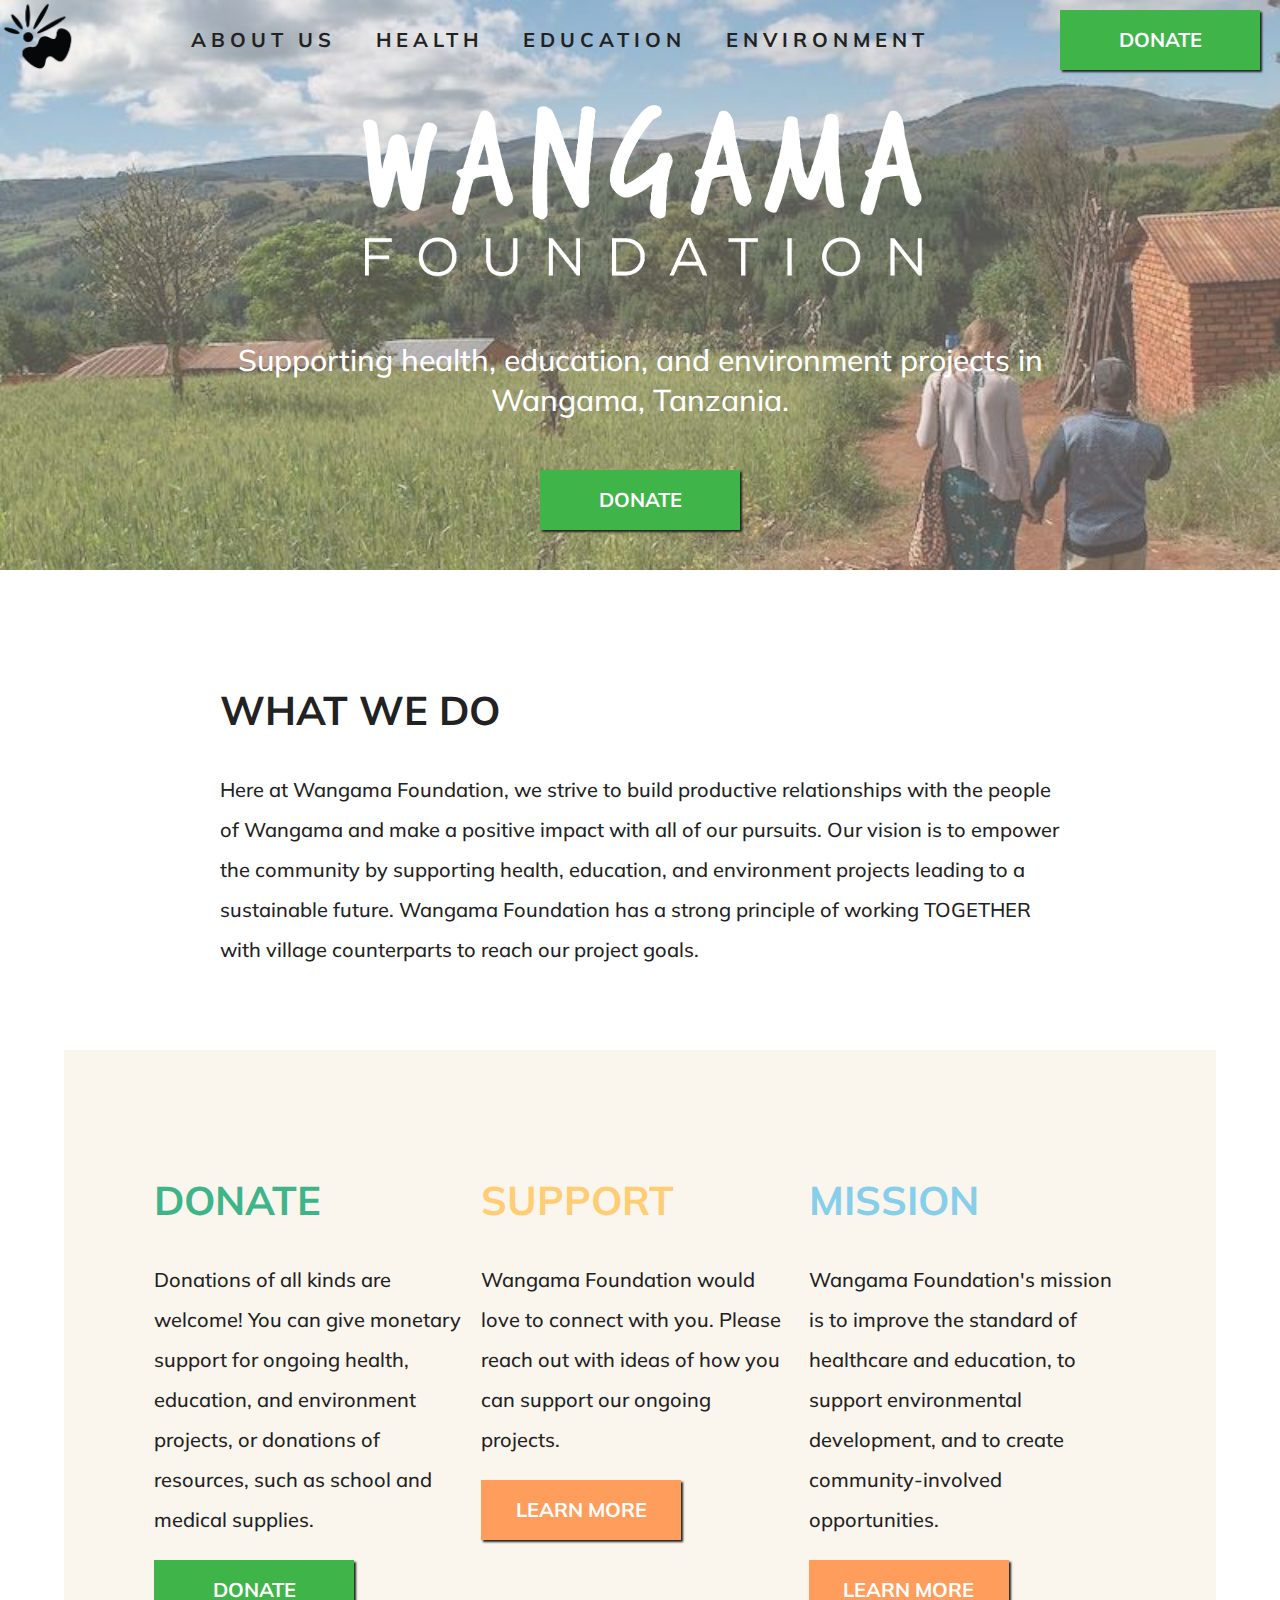
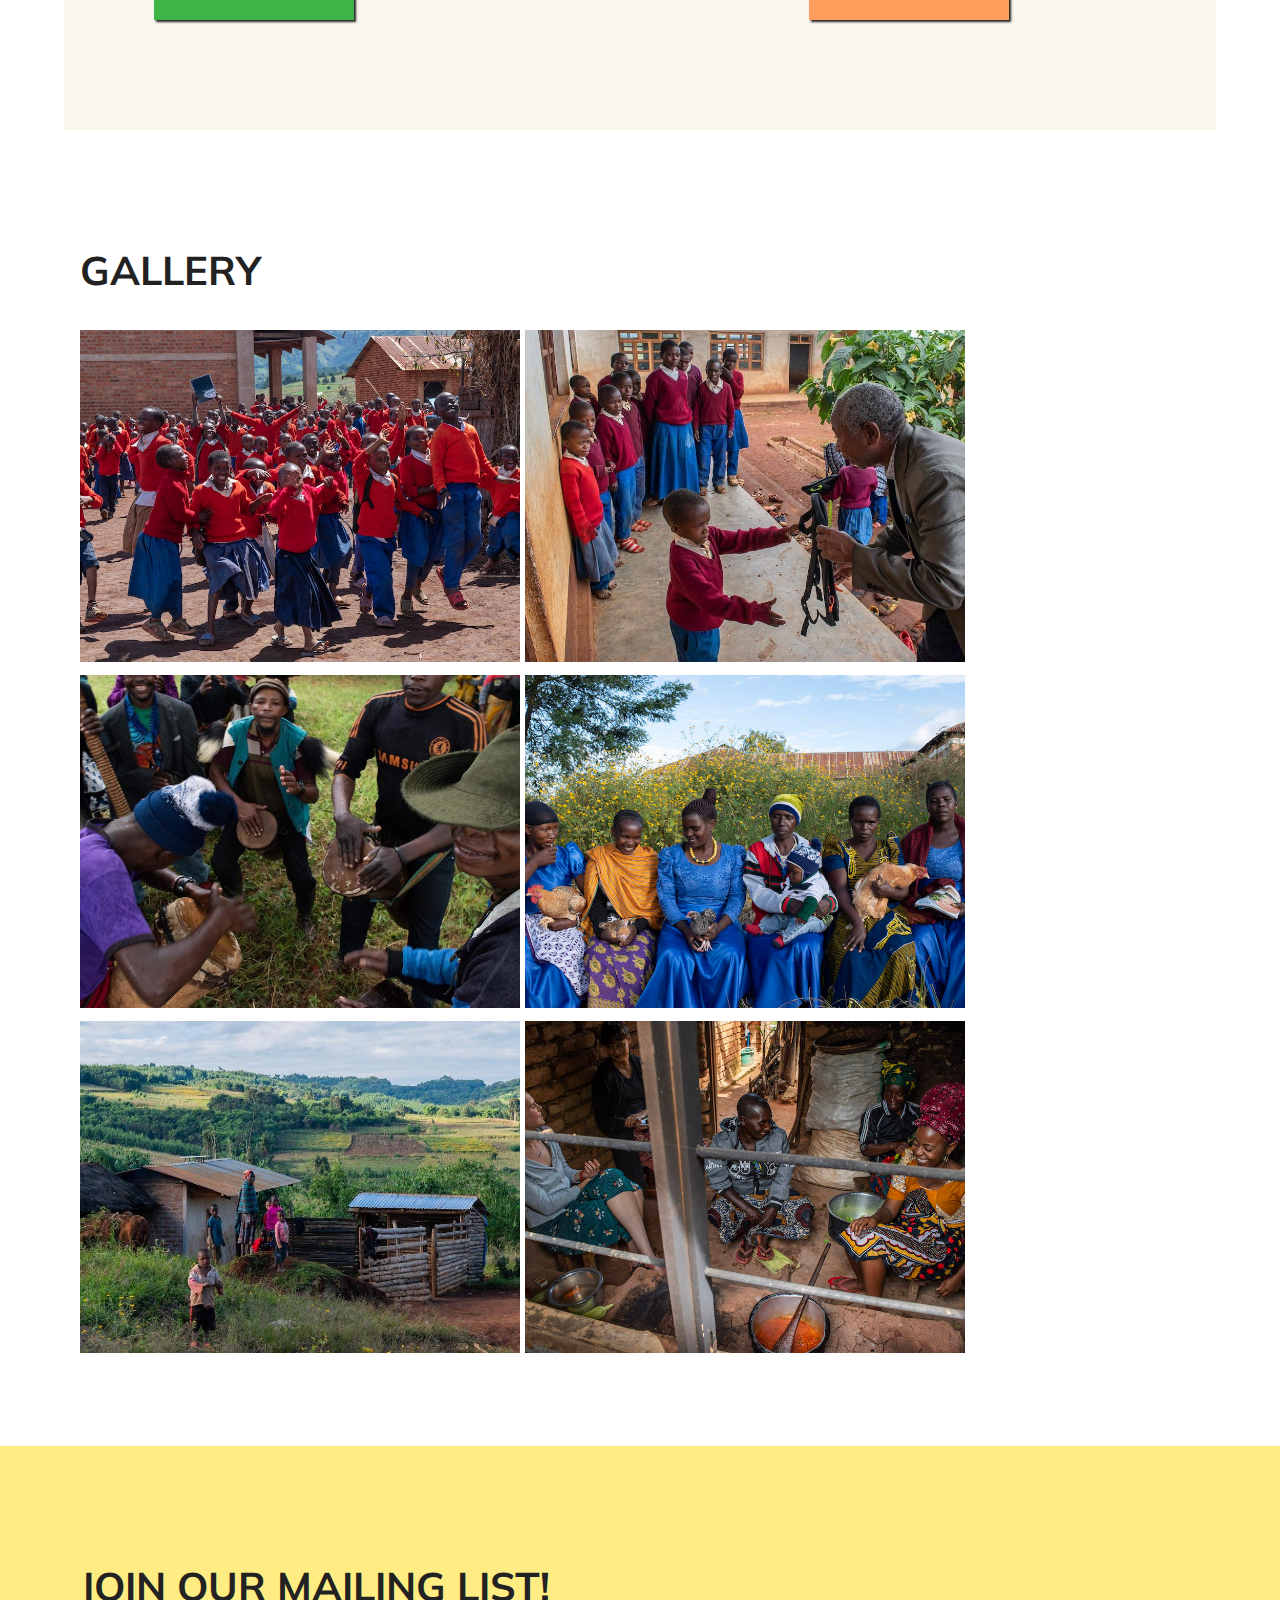
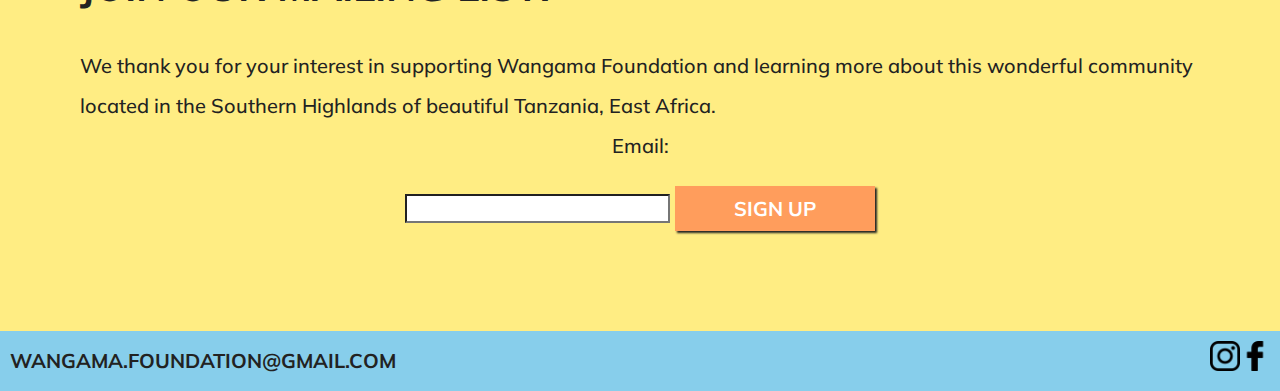
<file: unit_9/index.html>
<!DOCTYPE html>
<html lang="en">
<head>
	<meta name="viewport" content="width=device-width, initial-scale=1">
	<link rel="stylesheet" type="text/css" href="css/reset.css">
	<link rel="stylesheet" type="text/css" href="css/style.css">
	<!--[if lt IE 9]>
        <script src="bower_components/html5shiv/dist/html5shiv.js"></script>
    <![endif]-->
	<title>Wangama Foundation</title>
</head>
<body>
	<header class="clearfix">
		<nav class="clearfix">
			<a id="logo"  href="index.html"><img src="images/Wangama-icon-black.png" alt="wangama foundation logo" title="wangama foundation"></a>
			<label for="toggle">Menu</label>
			<input type="checkbox" id="toggle">					
	        <div id="nav-items">		
				<a href="about.html">About Us</a>
				<a href="#">Health</a>
				<a href="#">Education</a>
				<a href="#">Environment</a>
			</div>
			<a href="#" class="donate" id="donate-nav">Donate</a>
		</nav>
	</header>
	<div id="header-items">
		<img id="full-logo" src="images/Wangama-Logo-Horizontal.png" alt="wangama foundation" title="wangama foundation">
		<h3>Supporting health, education, and environment projects in Wangama, Tanzania.</h3>
		<a class="donate" id="donate-header" href="#">DONATE</a>
	</div>
	<section>
		<h2>What We Do</h2>
		<p>Here at Wangama Foundation, we strive to build productive relationships with the people of Wangama and make a positive impact with all of our pursuits. Our vision is to empower the community by supporting health, education, and environment projects leading to a sustainable future. Wangama Foundation has a strong principle of working TOGETHER with village counterparts to reach our project goals.</p>
	</section>
	<section id="waystohelp" class="clearfix">
		<div class="top3">
			<h2 id="donate">Donate</h2>
			<p>Donations of all kinds are welcome! You can give monetary support for ongoing health, education, and environment projects, or donations of resources, such as school and medical supplies.</p>
			<a href="#" class="donate">Donate</a>
		</div>
		<div class="top3">
			<h2 id="involved">Support</h2>
			<p>Wangama Foundation would love to connect with you. Please reach out with ideas of how you can support our ongoing projects.</p>
			<a href="#" class="btn">Learn More</a>
		</div>
		<div class="top3">
			<h2 id="mission">Mission</h2>
			<p>Wangama Foundation's mission is to improve the standard of healthcare and education, to support environmental development, and to create community-involved opportunities.</p> 
			<a href="#" class="btn">Learn More</a>
		</div>
	</section>
	<section class="gallery clearfix">
		<h2>Gallery</h2>
		<img class src="images/wangama-kids.jpg" alt="two people walking in wangama" title="walking in wangama">
		<img class src="images/wangama-backpack.jpg" alt="children getting donated backpacks" title="donations to wangama">
		<img class src="images/wangama-drums.jpg" alt="a drum circle in wangama" title="wangama drum circle">
		<img class src="images/group-women.jpg" alt="a group of women in wangama" title="wangama women">
		<img class src="images/wangama-village.jpg" alt="people outside a house in wangama" title="the village">
		<img class src="images/wangama-cooking.jpg" alt="women cooking in wangama" title="women cooking">
	</section>
	<section class="join">
		<h2>Join our mailing list!</h2>
		<p>We thank you for your interest in supporting Wangama Foundation and learning more about this wonderful community located in the Southern Highlands of beautiful Tanzania, East Africa.</p>
		<form>
			<label for="emailAddress">Email:</label><br>
			<input type="email" id="emailAddress">				
			<input type="submit" value="Sign Up" class="btn">
		</form>
	</section>
	<footer class="clearfix">
		<div class="social">
			<a href="https://www.facebook.com/WangamaFoundation/"><img class="social" src="images/facebook.png" alt="facebook icon" title="facebook"></a>
			<a href="https://www.instagram.com/wangamafoundation/?hl=en"><img class="social" src="images/instagram.png" alt="instagram icon" title="instagram icon"></a>
		</div>
		<a href="mailto:wangama.foundation@gmail.com">wangama.foundation@gmail.com</a>
	</footer>
</body>
</html>
</file>
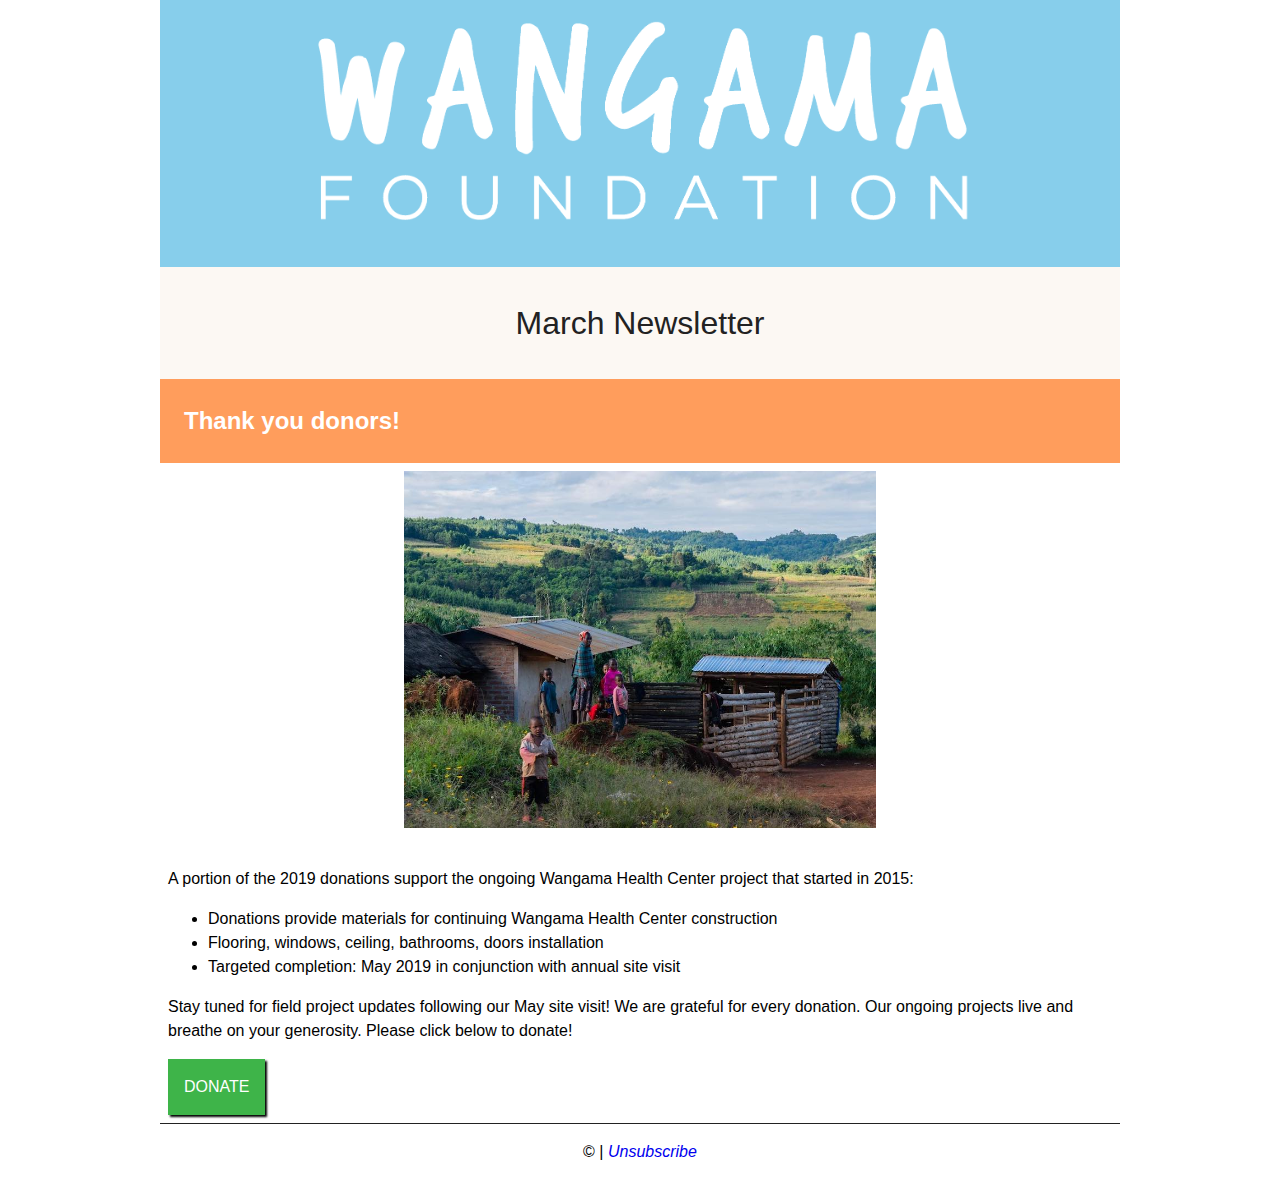
<file: unit_10/email.html>
<!DOCTYPE html>
<html lang="en">
<head>
	<title>Wangama Foundation Newsletter</title>
	<style type="text/css">
		@media only screen and (max-device-width: 480px) { 
			#main {
				width: 100% !important;
			}
			th {
				font-size: 2.5em !important;
			}
			#photo {
				width:100% !important;
			}
			#cta-btn {
				font-size: 2em !important;
			}
		}
	</style>
</head>

<body style="margin: 0">
	<table border="0" cellpadding="0" cellspacing="0" width="100%" align="center">
		<tr>
			<td align="center">
				<table id="main" border="0" width="75%" align="center" cellspacing="0" style="font-family: Helvetica, Arial, sans-serif; font-size: 16px; line-height: 1.5;">
					<tr>
						<td colspan="2" style="background: #87ceeb; padding:1em" align="center">
							<img src="https://maisiesackett.github.io/unit_9/images/Wangama-Logo-Horizontal.png" width="75%">
						</td>
					</tr>
					<tr>
						<td id="title" colspan="2" style="background: rgba(245,235,220,.33); font-size: 2em; color: #222; padding:1em;" align="center">March Newsletter</td>
					</tr>
					<tr cellpadding="20" cellspacing="20">
						<th colspan="2" align="left" style="font-size:1.5em; padding:1em; color: #fff; background:#ff9d5c;">Thank you donors!</th>
					</tr>
					<tr>
						<td align="center" style="padding:.5em;">
							<img id="photo" src="https://maisiesackett.github.io/unit_9/images/wangama-village.jpg" alt="wangama village" title="wangama village" width="50%">
						</td>
					</tr>
					<tr>
						<td id="body" style="padding:.5em;"><p>A portion of the 2019 donations support the ongoing Wangama Health Center project that started in 2015:</p>
							<ul>
								<li>Donations provide materials for continuing Wangama Health Center construction</li>
								<li>Flooring, windows, ceiling, bathrooms, doors installation</li>
								<li>Targeted completion: May 2019 in conjunction with annual site visit</li>
							</ul>
						<p>Stay tuned for field project updates following our May site visit! We are grateful for every donation. Our ongoing projects live and breathe on your generosity. Please click below to donate!</p>
						<span id="cta-btn" style="display: inline-block; background: #3eb449; padding: 1em; margin: auto; box-shadow: 1.5px 1.5px 2px black;" align="center"><a href="#" style="text-decoration: none; color: white;">DONATE</a></span>
						</td>
					</tr>
					<tr>
						<td colspan="2" align="center" style="padding:1em; border-top: 1px solid #222;">&copy;&nbsp;|&nbsp;<a href="#" style="font-style: italic; text-decoration: none;">Unsubscribe</a></td>
					</tr>
				</table>
			</td>
		</tr>
	</table>
</body>
</html>
</file>
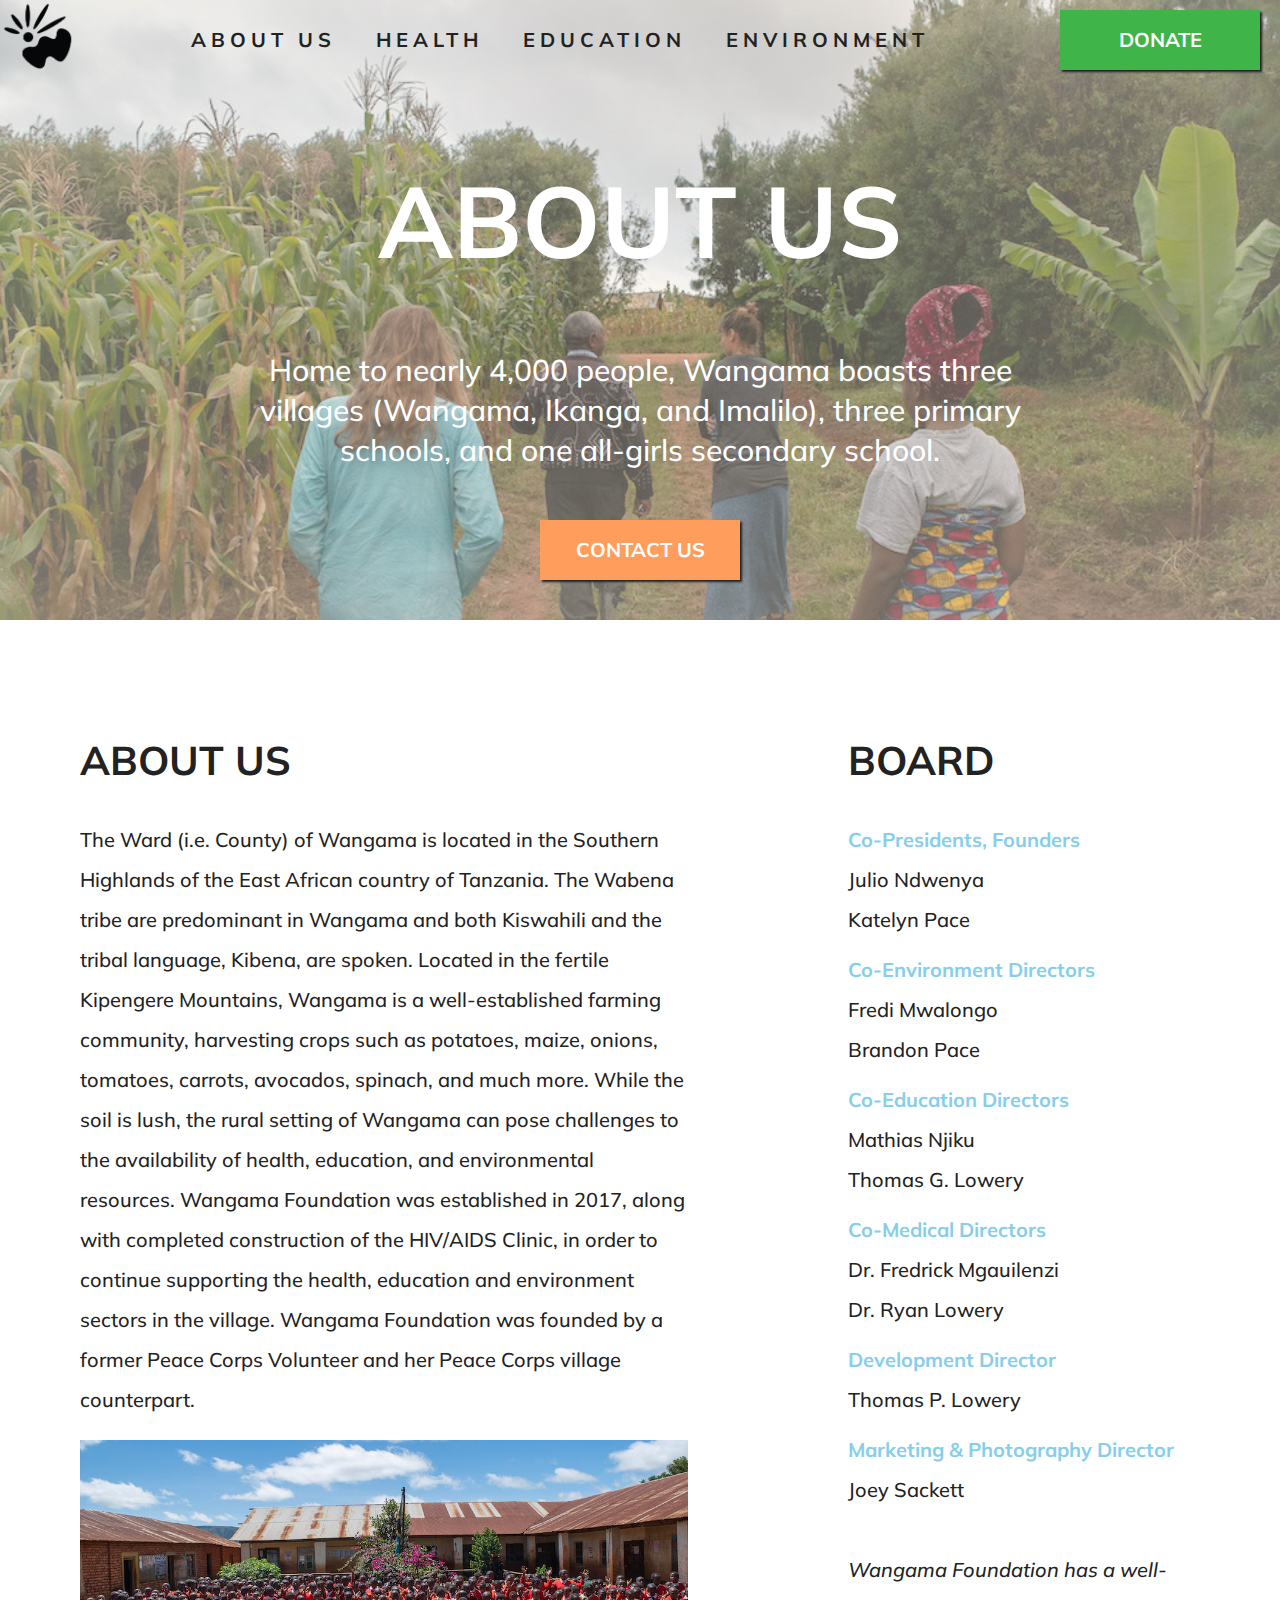
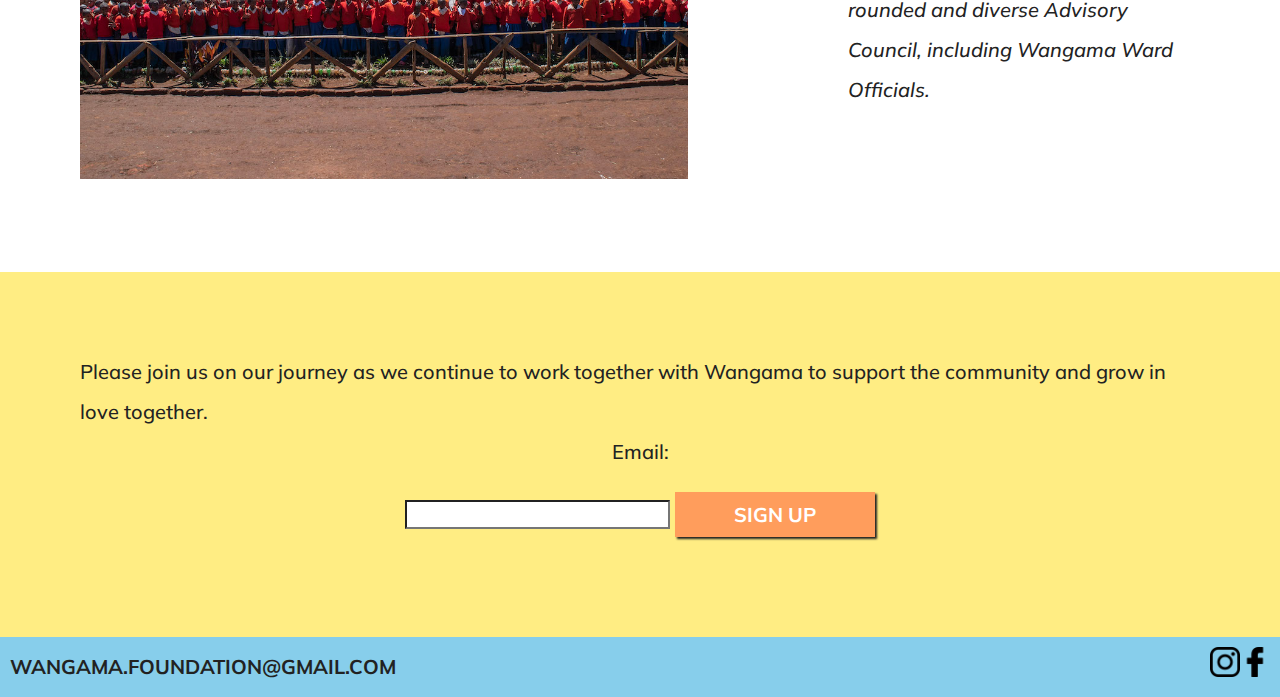
<file: unit_9/about.html>
<!DOCTYPE html>
<html lang="en">
<head>
	<meta name="viewport" content="width=device-width, initial-scale=1">
	<link rel="stylesheet" type="text/css" href="css/reset.css">
	<link rel="stylesheet" type="text/css" href="css/style.css">
	<!--[if lt IE 9]>
        <script src="bower_components/html5shiv/dist/html5shiv.js"></script>
    <![endif]-->
	<title>About Wangama Foundation</title>
</head>
<body>
	<header class="clearfix">
		<nav class="clearfix">
			<a id="logo"  href="index.html"><img src="images/Wangama-icon-black.png" alt="wangama foundation logo" title="wangama foundation"></a>
			<label for="toggle">Menu</label>
		    <input type="checkbox" id="toggle">					
	        <div id="nav-items">
	           	<a href="about.html">About Us</a>
				<a href="#">Health</a>
				<a href="#">Education</a>
				<a href="#">Environment</a>
			</div>
			<a href="#" class="donate" id="donate-nav">Donate</a>
		</nav>
	</header>		
	<div id="about-header">
		<h1>About Us</h1>
		<h3>Home to nearly 4,000 people, Wangama boasts three villages (Wangama, Ikanga, and Imalilo), three primary schools, and one all-girls secondary school.</h3>
		<a href="contact.html" class="btn">Contact Us</a>
	</div>
	<div class="clearfix">
		<section id="about">
			<h2>About Us</h2>
			<p>The Ward (i.e. County) of Wangama is located in the Southern Highlands of the East African country of Tanzania. The Wabena tribe are predominant in Wangama and both Kiswahili and the tribal language, Kibena, are spoken. Located in the fertile Kipengere Mountains, Wangama is a well-established farming community, harvesting crops such as potatoes, maize, onions, tomatoes, carrots, avocados, spinach, and much more. While the soil is lush, the rural setting of Wangama can pose challenges to the availability of health, education, and environmental resources. Wangama Foundation was established in 2017, along with completed construction of the HIV/AIDS Clinic, in order to continue supporting the health, education and environment sectors in the village. Wangama Foundation was founded by a former Peace Corps Volunteer and her Peace Corps village counterpart.</p>
			<img src="images/wangama-school.jpg" alt="kids in wangama in front of school" title="wangama children">
		</section>
		<section id="board">
			<h2>Board</h2>
			<ul>
				<li><h4>Co-Presidents, Founders</h4>
				<p>Julio Ndwenya</p>
				<p>Katelyn Pace</p></li>
				<li><h4>Co-Environment Directors</h4>
				<p>Fredi Mwalongo</p> 
				<p>Brandon Pace</p></li>
				<li><h4>Co-Education Directors</h4>
				<p>Mathias Njiku </p>
				<p>Thomas G. Lowery</p> </li>
				<li><h4>Co-Medical Directors</h4>
				<p>Dr. Fredrick Mgauilenzi </p>
				<p>Dr. Ryan Lowery</p></li>
				<li><h4>Development Director</h4>
				<p>Thomas P. Lowery</p></li>
				<li><h4>Marketing & Photography Director</h4>
				<p>Joey Sackett</p></li>
			</ul>
			<p class="italic">Wangama Foundation has a well-rounded and diverse Advisory Council, including Wangama Ward Officials.</p>
	</section>
	</div>
	<section class="join">
		<p>Please join us on our journey as we continue to work together with Wangama to support the community and grow in love together.</p>
		<form>
			<label for="emailAddress">Email:</label><br>
			<input type="email" id="emailAddress">				
			<input type="submit" value="Sign Up" class="btn">
		</form>
	</section>
	<footer class="clearfix">
		<div class="social">
			<a href="https://www.facebook.com/WangamaFoundation/"><img class="social" src="images/facebook.png" alt="facebook icon" title="facebook"></a>
			<a href="https://www.instagram.com/wangamafoundation/?hl=en"><img class="social" src="images/instagram.png" alt="instagram icon" title="instagram icon"></a>
		</div>
		<a href="mailto:wangama.foundation@gmail.com">wangama.foundation@gmail.com</a>
	</footer>
</body>
</html>
</file>
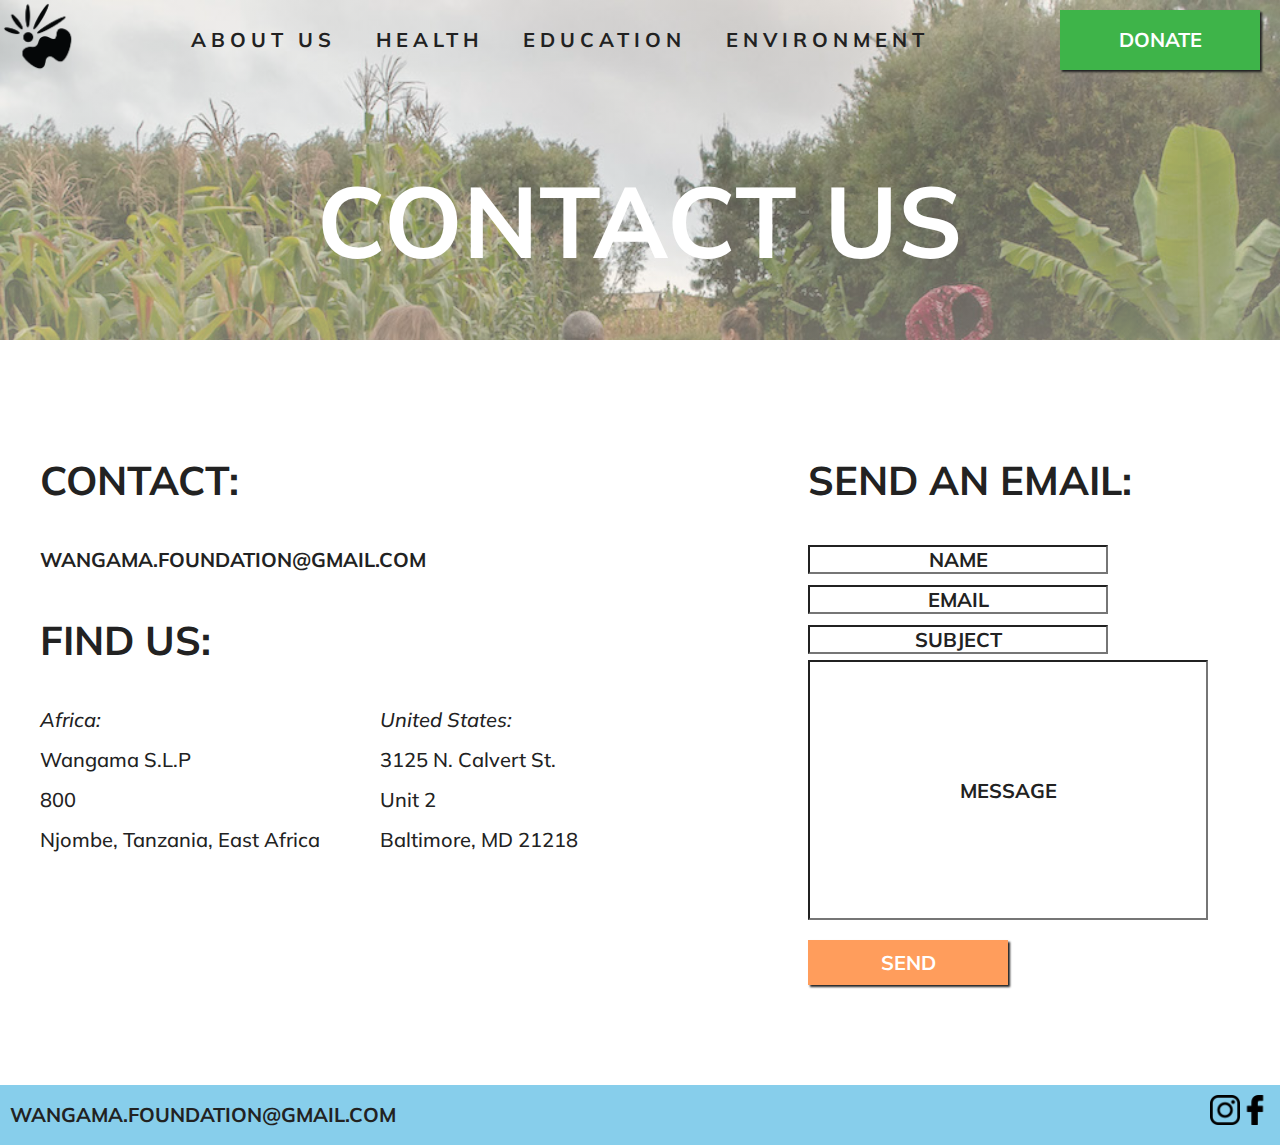
<file: unit_9/contact.html>
<!DOCTYPE html>
<html lang="en">
<head>
	<meta name="viewport" content="width=device-width, initial-scale=1">
	<link rel="stylesheet" type="text/css" href="css/reset.css">
	<link rel="stylesheet" type="text/css" href="css/style.css">
	<!--[if lt IE 9]>
        <script src="bower_components/html5shiv/dist/html5shiv.js"></script>
    <![endif]-->
	<title>Contact Wangama Foundation</title>
</head>
<body>
	<header class="clearfix">
		<nav class="clearfix">
			<a id="logo"  href="index.html"><img src="images/Wangama-icon-black.png" alt="wangama foundation logo" title="wangama foundation"></a>
			<label for="toggle">Menu</label>
		    <input type="checkbox" id="toggle">					
	        <div id="nav-items">
	           	<a href="about.html">About Us</a>
				<a href="health.html">Health</a>
				<a href="#">Education</a>
				<a href="#">Environment</a>
			</div>
			<a href="#" class="donate" id="donate-nav">Donate</a>
		</nav>
	</header>
	
	<div id="about-header">
		<h1>Contact Us</h1>
	</div>
	<div class="clearfix">
		<section id="contact">
			<h2>Contact:</h2>
			<p><a href="mailto:wangama.foundation@gmail.com">wangama.foundation@gmail.com</a></p>
			<h2>Find Us:</h2>
			<table border="0">
				<tr>
					<th>Africa:</th>
					<th>United States:</th>
				</tr>
				<tr>
					<td>Wangama S.L.P</td>
					<td>3125 N. Calvert St.</td>
				</tr>
				<tr>
					<td>800</td>
					<td>Unit 2</td>
				</tr>
				<tr>
					<td>Njombe, Tanzania, East Africa</td>
					<td>Baltimore, MD 21218</td>
				</tr>
			</table>
		</section>
		<section id="contact-form">
			<form id="contact-wangama">
				<label for="emailAddress"><h2>Send an email:</h2></label>
				<input type="name" id="info" value="Name"><br>
				<input type="email" id="info" value="Email"><br>			
				<input type="subject" id="info" value="Subject"><br>
				<input type="message" id="message" value="Message"><br>
				<input type="submit" value="Send" class="btn">
			</form>
		</section>
	</div>
	<footer class="clearfix">
		<div class="social">
			<a href="https://www.facebook.com/WangamaFoundation/"><img class="social" src="images/facebook.png" alt="facebook icon" title="facebook"></a>
			<a href="https://www.instagram.com/wangamafoundation/?hl=en"><img class="social" src="images/instagram.png" alt="instagram icon" title="instagram icon"></a>
		</div>
		<a href="mailto:wangama.foundation@gmail.com">wangama.foundation@gmail.com</a>
	</footer>
</body>
</html>
</file>
<file: Unit_1/css/style.css>
body {
	background-color: aqua;
}

h1, p {
	color:white;
}
</file>
<file: unit_3/css/style.css>
* {
	padding: 0;
	margin: 0;
}

body {
	font-family: Helvetica, sans serif;
}

nav a {
	margin-right: 20px;
}

h2 {
	text-transform: uppercase;
}

img {
	width: 300px;
}

footer {
	text-align: center;
}

#slogan {
	font-style: italic;
}

#hero {
	background-image: url(images/wangama-kids.jpg);
	width: 100%;
	position: relative;
	color: #ffffff;
	text-align: center;
}

.gallery {
	width: 300px
}

.social {
	width: 25px
}
</file>
<file: unit_4/css/style.css>
@import url(https://fonts.googleapis.com/css?family=Muli:500,700&display=swap);

* {
	padding: 0;
	margin: 0;
}

body {
	margin: auto;
	font-family: 'Muli', 'Arial', sans-serif;
	font-size: 16px;
	font-weight: 500;
	line-height: 1.5em;
	text-align: left;
	color: #222;
}

header {
	background-image: url(images/wangama-walking.jpg);
	background-size: cover;
	text-align: center;
	padding: 20px;
}

nav a {
	margin-right: 20px;
	padding: 10px;
	color: #222;
	text-decoration: none;
	text-transform: uppercase;
	letter-spacing: .25em; 
	border-bottom: none;
	font-weight: 700;
	display: inline-block;
}

section {
	width: 50em;
	margin:	auto;
	padding: 20px;
}

footer {
	margin: auto;
	background: rgba(245,245,220,.5);
	text-align: center;
}

a {
	text-decoration: none;
	color: #222;
	font-weight: 700;
	text-align: center;
	text-transform: uppercase;
}

h2 {
	padding: 10px;
	font-weight: 700;
	font-size: 2em;
	text-transform: uppercase;
	text-align: center;
}

ul {
	list-style-type: none;
}

form {
	text-align: center;
}

.header {
	padding: 20px;
	margin: auto;
	text-decoration: none;
	border-bottom: none;
	color: #fff;
	font-weight: 500;
	font-size: 1.5em;
	width: 30em;
}

.gallery {
	width: 20em;
	margin-right: 20px;
	display: inline-block;
}

.social {
	width: 2em;
	text-decoration: none;
	border-bottom: none;
	color: #000;
}

#header-img {
	width: 30em;
	margin: auto;
}

#icon {
	width: 4em;
	vertical-align: middle;
}

#waystohelp {
	background: rgba(245,235,220,.25);
	width: 100%;
}

#donate {
	color: #3eb489;
}

#involved {
	color: #ff9d5c;
}

#mission {
	color: #87ceeb;
}

#join {
	background: #222;
	width: 100%;
	color: #fff;
}
</file>
<file: unit_5/css/style.css>
@import url(https://fonts.googleapis.com/css?family=Muli:500,700&display=swap);

* {
	padding: 0;
	margin: 0;
}

body {
	margin: auto;
	font-family: 'Muli', 'Arial', sans-serif;
	font-size: 16px;
	font-weight: 500;
	line-height: 1.5em;
	text-align: left;
	color: #222;
}

header {
	background-color: #ffed74;
	border: 1px black solid;
	padding: 20px;
}

nav {
	background-color: #e8c66a;
	border: 1px black solid;
	padding: 20px;
}

nav a {
	margin-right: 20px;
	padding: 10px;
	color: #222;
	text-decoration: none;
	text-transform: uppercase;
	letter-spacing: .25em; 
	border-bottom: none;
	font-weight: 700;
	display: inline-block;
}

footer {
	background-color: #ff957e;
	border: 1px black solid;
	padding: 20px;
}

div {
	background-color: #ffe2b8;
	border: 1px black solid;
	padding: 20px;
}

a {
	text-decoration: none;
	color: #222;
	font-weight: 700;
	text-align: center;
	text-transform: uppercase;
}

h2 {
	font-weight: 700;
	font-size: 2em;
	text-transform: uppercase;
}

p {
	width: 30em;
}

ul {
	list-style-type: none;
}

.wrapper {
	background-color: #ffe2b8;
	border: 1px black solid;
	padding: 20px;
}

.header {
	padding: 20px;
	text-decoration: none;
	border-bottom: none;
	color: #fff;
	font-weight: 500;
	font-size: 1.5em;
	width: 30em;
}

.gallery {
	background-color: #ffe2b8;
	border: 1px black solid;
	padding: 20px;
	width: 20em;
	margin-right: 20px;
	display: inline-block;
}

.social {
	width: 2em;
	text-decoration: none;
	border-bottom: none;
	color: #000;
}

#header-img {
	width: 30em;
	margin: auto;
}

#icon {
	width: 4em;
	vertical-align: middle;
}

#about {
	background-color: #ffe2b8;
	border: 1px black solid;
	padding: 20px;
}

#waystohelp {
	background-color: #ffe2b8;
	border: 1px black solid;
	padding: 20px;
}

#donate {
	color: #3eb489;
}

#involved {
	color: #ff9d5c;
}

#mission {
	color: #87ceeb;
}

#join {
	background-color: #ffe2b8;
	border: 1px black solid;
	padding: 20px;
}
</file>
<file: unit_6/css/style.css>
@import url(https://fonts.googleapis.com/css?family=Muli:500,700&display=swap);

* {
	padding: 0;
	margin: 0;
	box-sizing: border-box;
}

body {
	margin: auto;
	font-family: 'Muli', 'Arial', sans-serif;
	font-size: 16px;
	font-weight: 500;
	line-height: 2em;
	text-align: left;
	color: #222;
}

header {
	background-image: url(images/wangama-walking.jpg);
	background-size: cover;
	text-align: center;
	padding: 20px;
}

header > img {
	width: 30em;
	margin: auto;
}

nav a {
	margin-right: 20px;
	padding: 10px;
	color: #222;
	text-decoration: none;
	text-transform: uppercase;
	letter-spacing: .25em; 
	border-bottom: none;
	font-weight: 700;
	display: inline-block;
}

nav img {
	width: 4em;
	vertical-align: middle;
}

section {
	width: 50em;
	margin:	auto;
	padding: 4em;
}

footer {
	margin: auto;
	background: #87ceeb;
	text-align: center;
	padding: 1%;
}

a {
	text-decoration: none;
	color: #222;
	font-weight: 700;
	text-align: center;
	text-transform: uppercase;
}

h2 {
	padding: 1em 0;
	font-weight: 700;
	font-size: 2em;
	text-transform: uppercase;
}

div {
	float: left;
	width: 33%;
	padding: 1em;
}

form {
	text-align: center;
}

input {
	font-family: 'Muli', 'Arial', sans-serif;
	color: #222;
	font-weight: 700;
	text-align: center;
	text-transform: uppercase;
	font-size: 1em;
}

input[type="submit"] {
	border: none;
}

.clearfix:after {
	visibility: hidden;
	display: block;
	font-size: 0;
	content: " ";
	clear: both;
	height: 0;
}

.header {
	padding: 20px;
	margin: auto;
	text-decoration: none;
	border-bottom: none;
	color: #fff;
	font-weight: 500;
	font-size: 1.5em;
	width: 30em;
}

.btn {
	display: inline-block;
	margin: 1em 0;
	padding: .5em 1.5em;
	text-align: center;
	background: #ff9d5c;
	box-shadow: 1.5px 1.5px 2px #222;
	color: #fff;
}

.btn:hover {
	background-color: #ff7d5c;
	box-shadow: 3px 3px 4px #222;
}

.donate {
	display: inline-block;
	margin: 1em 0;
	padding: .5em 1.5em;
	text-align: center;
	background: #3eb449;
	box-shadow: 1.5px 1.5px 2px #222;
	color: #fff;
}

.donate:hover {
	background-color: #3eb489;
	box-shadow: 1.5px 1.5px 4px #222;
}

.gallery {
	width: 100%;
	overflow: scroll;
}

.gallery img {
	width: 19%;
	float: left;
	margin: .5%;
}

.social {
	text-decoration: none;
	border-bottom: none;
	float: right;
}

.social img {
	width: 1.5em;
}

#waystohelp {
	background: rgba(245,235,220,.25);
	width: 90%;
}

#donate {
	color: #3eb489;
}

#involved {
	color: #ff9d5c;
}

#mission {
	color: #87ceeb;
}

#join {
	background: rgba(245,235,220,.5);
	width: 100%;
	color: #222;
}
</file>
<file: unit_7/css/style.css>
@import url(https://fonts.googleapis.com/css?family=Muli:500,700&display=swap);

* {
	padding: 0;
	margin: 0;
	box-sizing: border-box;
}

body {
	margin: auto;
	font-family: 'Muli', 'Arial', sans-serif;
	font-size: 20px;
	font-weight: 500;
	line-height: 2em;
	text-align: left;
	color: #222;
}

header {
	background-image: url(images/wangama-walking.jpg);
	background-size: cover;
	text-align: center;
	padding: 1em;
}

header > img {
	width: 30em;
	padding-top: 1em;
}

nav a {
	padding: 1em;
	color: #222;
	letter-spacing: .25em; 
	font-weight: 700;
	display: inline-block;
}

section {
	width: 50em;
	margin:	auto;
	padding: 4em;
}

footer {
	margin: auto;
	background: #87ceeb;
	padding: .5em;
}

a {
	text-decoration: none;
	color: #222;
	font-weight: 700;
	text-transform: uppercase;
}

h2 {
	padding: 1em 0;
	font-weight: 700;
	font-size: 2em;
	text-transform: uppercase;
}

form {
	text-align: center;
}

input {
	font-family: 'Muli', 'Arial', sans-serif;
	color: #222;
	font-weight: 700;
	text-align: center;
	text-transform: uppercase;
	font-size: 1em;
}

input[type="submit"] {
	border: none;
}

.clearfix:after {
	visibility: hidden;
	display: block;
	font-size: 0;
	content: " ";
	clear: both;
	height: 0;
}

.header {
	padding: 1em;
	margin: auto;
	text-decoration: none;
	color: #fff;
	font-size: 1.5em;
	width: 30em;
}

.btn {
	display: inline-block;
	margin: 1em 0;
	padding: .5em 1.5em;
	text-align: center;
	background: #ff9d5c;
	box-shadow: 1.5px 1.5px 2px #222;
	color: #fff;
}

.btn:hover {
	background-color: #ff7d5c;
	box-shadow: 3px 3px 4px #222;
}

.donate {
	display: inline-block;
	margin: 1em 0;
	padding: .5em 1.5em;
	text-align: center;
	background: #3eb449;
	box-shadow: 1.5px 1.5px 2px #222;
	color: #fff;
}

.donate:hover {
	background-color: #3eb489;
	box-shadow: 1.5px 1.5px 4px #222;
}

.gallery {
	width: 100%;
	overflow: scroll;
}

.top3 {
	float: left;
	width: 33%;
	padding: 1em;
}

.gallery img {
	width: 19%;
	float: left;
	margin: .5%;
}

.social {
	text-decoration: none;
	border-bottom: none;
	float: right;
}

.social img {
	width: 1.5em;
}

#nav {
	background: rgba(245,235,220,.5);
	width: 100%;
	top: 1em;
}

#logo img {
	width:4em;
	float: left;
	margin: 0 .5em;
}

#donate-nav {
	float: right;
	margin: .25em 1em;
}

#waystohelp {
	background: rgba(245,235,220,.5);
	width: 90%;
}

#donate {
	color: #3eb489;
}

#involved {
	color: #ff9d5c;
}

#mission {
	color: #87ceeb;
}

#join {
	background: #ffed83;
	width: 100%;
	color: #222;
}

@media only screen and (max-width: 1142px) {
	body {
		font-size:18px;
	}
	nav a {
		margin-right: 0;
		padding: .75em;
	}
	#logo img {
		width: 3.5em;
	}
	.donate {
		margin: .5em 0;
		padding: .5em 1em;
	}
}

@media only screen and (max-width: 959px) {
	body {
		font-size:16px;
	}
	nav a {
		letter-spacing: .12em; 
	}
	.donate {
		margin: .5em 0;
		padding: .5em .5em;
	}
	.top3 {
		float: none;
		width: 90%;
	}
	section {
		width: 100%;
	}
	.gallery img {
	width: 45%;
	float: none;
	}
}

@media only screen and (max-width: 768px) {
	nav a {
		letter-spacing: 0;
		padding: .25em;
	}
	#logo img {
		display: block;
		float: left;
	}
	#donate-nav {
		width: 100%;
		bottom: 0;
		position: fixed;
		float: none;
		margin: 0;
		display: block;
	}
	.header {
		width: 20em;
	}
	#logo img {
		width: 2em;
		margin-top: .auto;
	}
}
</file>
<file: unit_8/css/style.css>
@import url(https://fonts.googleapis.com/css?family=Muli:500,700&display=swap);

* {
	padding: 0;
	margin: 0;
	box-sizing: border-box;
}

body {
	margin: auto;
	font-family: 'Muli', 'Arial', sans-serif;
	font-size: 20px;
	font-weight: 500;
	line-height: 2em;
	text-align: left;
	color: #222;
}

header {
	background-image: url(images/wangama-walking.jpg);
	background-size: cover;
	text-align: center;
	padding: 1em;
}

nav a {
	padding: 1em;
	color: #222;
	letter-spacing: .25em; 
	font-weight: 700;
	display: inline-block;
}

section {
	width: 50em;
	margin:	auto;
	padding: 4em;
}

footer {
	margin: auto;
	background: #87ceeb;
	padding: .5em;
}

a {
	text-decoration: none;
	color: #222;
	font-weight: 700;
	text-transform: uppercase;
}

h2 {
	padding: 1em 0;
	font-weight: 700;
	font-size: 2em;
	text-transform: uppercase;
}

form {
	text-align: center;
}

input {
	font-family: 'Muli', 'Arial', sans-serif;
	color: #222;
	font-weight: 700;
	text-align: center;
	text-transform: uppercase;
	font-size: 1em;
	-webkit-appearance: none;
}

input[type="submit"] {
	border: none;
}

.clearfix:after {
	visibility: hidden;
	display: block;
	font-size: 0;
	content: " ";
	clear: both;
	height: 0;
}

.header {
	padding: 1em;
	margin: auto;
	text-decoration: none;
	color: #fff;
	font-size: 1.5em;
	width: 30em;
}

.btn {
	display: inline-block;
	margin: 1em 0;
	padding: .5em 1.5em;
	width: 10em;
	text-align: center;
	background: #ff9d5c;
	box-shadow: 1.5px 1.5px 2px #222;
	color: #fff;
}

.btn:hover {
	background-color: #ff7d5c;
	box-shadow: 3px 3px 4px #222;
}

.donate {
	display: inline-block;
	margin: 1em 0;
	padding: .5em 1.5em;
	width: 10em;
	text-align: center;
	background: #3eb449;
	box-shadow: 1.5px 1.5px 2px #222;
	color: #fff;
}

.donate:hover {
	background-color: #3eb489;
	box-shadow: 1.5px 1.5px 4px #222;
}

.gallery {
	width: 100%;
	overflow: scroll;
}

.top3 {
	float: left;
	width: 33%;
	padding: .5em;
}

.gallery img {
	width: 19%;
	float: left;
	margin: .5%;
}

.social {
	text-decoration: none;
	border-bottom: none;
	float: right;
}

.social img {
	width: 1.5em;
}

#header-items {
	background: rgba(245,235,220,.33);
	width: 100%;
	top: 1em;
}

#header-items label {
	padding: 1em;
	color: #222;
	letter-spacing: .25em; 
	font-family: 'Muli', 'Arial', sans-serif;
	font-weight: 700;
	display: none;
	text-transform: uppercase;
}

#toggle {
	display: none;
}

#logo img {
	width:4em;
	float: left;
	margin: 0 auto;
	padding-top: 0;
}

#full-logo {
	width: 30em;
	padding-top: 1em;
	margin: auto;
}

#donate-nav {
	float: right;
	margin: .25em 1em;
	vertical-align: middle;
}

#waystohelp {
	background: rgba(245,235,220,.5);
	width: 90%;
}

#donate {
	color: #3eb489;
}

#involved {
	color: #ff9d5c;
}

#mission {
	color: #87ceeb;
}

#join {
	background: #ffed83;
	width: 100%;
	color: #222;
}

@media only screen and (max-width: 1142px) {
	body {
		font-size:18px;
	}
	nav a {
		margin-right: .5em;
		padding: .75em;
	}
	#logo img {
		width: 3.5em;
	}
	#donate-nav {
		width: 7em;
		margin: .5em .5em;
		padding: .5em .5em;
	}

}

@media only screen and (max-width: 964px) {
	body {
		font-size:16px;
	}
	nav a {
		letter-spacing: .12em; 
	}
	#donate-nav {
		margin: .5em .5em;
		padding: .5em .5em;
		width: 5.5em;
	}
	.top3 {
		float: none;
		width: 90%;
	}
	section {
		width: 100%;
	}
	.gallery {
		overflow: none;
	}
	.gallery img {
		width: 45%;
		float: none;
	}
}

@media only screen and (max-width: 768px) {
	header {
		padding: 0;
	}
	nav a {
		letter-spacing: 0
	}
	footer {
		padding: .5em .5em 5em;
	}
	#header-items {
		background: rgba(245,235,220,.33);
	}
	#donate-header {
		display: none;
	}
	#logo img {
		display: block;
		float: left;
	}
	#donate-nav {
		width: 100%;
		bottom: 0;
		position: fixed;
		float: none;
		margin: 0 auto;
		display: block;
		font-size: 1.5em;
		padding: 1em;
	}
	.header {
		width: 20em;
	}
	#logo img {
		width: 3em;
		margin-top: auto;
	}
}

@media only screen and (max-width: 566px) {
	nav {
		display: none;
	}
	nav a:link {
		display: block;
	}
	nav a {
		background: rgba(245,235,220,.5);
		margin: 1em;
	}
	.header {
		width: 100%;
	}
	.gallery img {
		width: 100%;
	}
	#logo img {
		float: none;
	}
	#full-logo {
		width: 20em;
		padding-top: 1em;
	}
	#header-items label {
		display: block;
		letter-spacing: 0;
		background: rgba(245,235,220,.5);
		margin: 1em;
	}
	#toggle:checked + nav {
		display: block;
	}
}
</file>
<file: unit_9/css/style.css>
@import url(https://fonts.googleapis.com/css?family=Muli:500,700&display=swap);

* {
	padding: 0;
	margin: 0;
	box-sizing: border-box;
}

body {
	margin: auto;
	font-family: 'Muli', 'Arial', sans-serif;
	font-size: 20px;
	font-weight: 500;
	line-height: 2em;
	text-align: left;
	color: #222;
}

header {
	width: 100%;
	text-align: center;
	float: left;
}

nav label {
	padding: 1em;
	color: #222;
	letter-spacing: .25em; 
	font-family: 'Muli', 'Arial', sans-serif;
	font-weight: 700;
	display: none;
	text-transform: uppercase;
}

section {
	width: 50em;
	margin:	auto;
	padding: 4em;
}

footer {
	margin: auto;
	background: #87ceeb;
	padding: .5em;
}

a {
	text-decoration: none;
	color: #222;
	font-weight: 700;
	text-transform: uppercase;
}

h1 {
	padding-top: 1.5em;
	padding-bottom: .5em;
	font-weight: 700;
	font-size: 5em;
	text-transform: uppercase;
	color: #fff;
	line-height: 1em;
}

h2 {
	padding: 1em 0;
	font-weight: 700;
	font-size: 2em;
	text-transform: uppercase;
}

h3 {
	padding: 1em;
	margin: auto;
	text-decoration: none;
	color: #fff;
	font-size: 1.5em;
	width: 30em;
}

h4 {
	font-weight: bold;
	color: #87ceeb;
}

ul {
	text-decoration: none;
	padding-bottom: 1.5em;
}

li {
	padding-bottom: .5em;
}

th {
	font-style: italic;
}

tr,td {
	padding-right: 3em;
	font-size: 1em;
}

form {
	text-align: center;
}

input {
	font-family: 'Muli', 'Arial', sans-serif;
	color: #222;
	font-weight: 700;
	text-align: center;
	text-transform: uppercase;
	font-size: 1em;
	-webkit-appearance: none;
}

input[type="submit"] {
	border: none;
}

.clearfix:after {
	visibility: hidden;
	display: block;
	font-size: 0;
	content: " ";
	clear: both;
	height: 0;
}

.btn {
	display: inline-block;
	margin: 1em 0;
	padding: .5em 1.5em;
	width: 10em;
	text-align: center;
	background: #ff9d5c;
	box-shadow: 1.5px 1.5px 2px #222;
	color: #fff;
}

.btn:hover {
	background-color: #ff7d5c;
	box-shadow: 3px 3px 4px #222;
}

.donate {
	display: inline-block;
	margin: 1em 0;
	padding: .5em 1.5em;
	width: 10em;
	text-align: center;
	background: #3eb449;
	box-shadow: 1.5px 1.5px 2px #222;
	color: #fff;
}

.donate:hover {
	background-color: #3eb489;
	box-shadow: 1.5px 1.5px 4px #222;
}

.gallery {
	width: 100%;
}

.gallery img {
	width: 22em;
}

.top3 {
	float: left;
	width: 33%;
	padding: .5em;
}

.join {
	background: #ffed83;
	width: 100%;
	color: #222;
}

.social {
	text-decoration: none;
	border-bottom: none;
	float: right;
}

.social img {
	width: 1.5em;
}

.italic {
	font-style: italic;
}

#header-items {
	background: radial-gradient(rgba(245,235,220,.33),rgba(245,235,220,.33)), url(images/wangama-walking.jpg);
	background-size: cover;
	text-align: center;
	padding: 1em;
}

#nav-items {
	padding: 1em 0;
	color: #222;
	letter-spacing: .25em; 
	font-weight: 700;
	display: inline-block;
}

#nav-items a {
	margin: 0 .75em;
}

#toggle {
	display: none;
}

#logo img {
	width:4em;
	float: left;
	margin: 0 auto;
	padding-top: 0;
}

#full-logo {
	width: 30em;
	padding-top: 1em;
	margin: auto;
}

#donate-nav {
	float: right;
	margin: .5em 1em;
	vertical-align: middle;
}

#waystohelp {
	background: rgba(245,235,220,.5);
	width: 90%;
}

#donate {
	color: #3eb489;
}

#involved {
	color: #ffcd73;
}

#mission {
	color: #87ceeb;
}

#about-header {
	background: radial-gradient(rgba(245,235,220,.33),rgba(245,235,220,.5)), url(images/wangama-board.jpg);
	background-size: cover;
	text-align: center;
	padding: 1em;
}

#about {
	float: left;
	width: 60%;
}

#board {
	float: right;
	width: 40%;
}

#about img {
	width: 100%;
	padding-top: 1em;
}

#contact {
	float: left;
	width: 60%;
	padding: 4em 2em;
}

#contact-form {
	float: right;
	width: 40%;
	padding: 4em 2em;
}

#contact-wangama {
	text-align: left;
}

#info {
	width: 15em;
}

#message {
	width: 20em;
	height: 13em;
}



@media only screen and (max-width: 1172px) {
	body {
		font-size:18px;
	}
	#nav-items {
		letter-spacing: .15em;
	}
	#nav-items a {
		margin: .5em;
		padding: .75em;
	}
	#logo img {
		width: 3.5em;
	}
	#donate-nav {
		width: 7em;
		margin: .5em .5em;
		padding: .5em .5em;
	}

}

@media only screen and (max-width: 978px) {
	body {
		font-size:16px;
	}
	section {
		width: 100%;
	}
	.top3 {
		float: none;
		width: 90%;
	}
	.gallery {
		overflow: none;
	}
	.gallery img {
		width: 45%;
		float: none;
	}
	#nav-items {
		letter-spacing: .12em; 
	}
	#nav-items a {
		margin: .25em;
	}
	#donate-nav {
		margin: .5em .5em;
		padding: .5em .5em;
		width: 5.5em;
	}
}

@media only screen and (max-width: 835px) {
	#contact {
		float: none;
		width: 100%;
		padding: 4em;
	}
	#contact-form {
		float: none;
		width: 100%;
		padding: 4em;
	}
}

@media only screen and (max-width: 796px) {
	header {
		background: rgba(245,235,220,.33);
	}
	h3 {
		width: 20em;
	}
	td {
		font-size: .75em;
	}
	footer {
		padding: .5em .5em 5em;
	}
	#header-items {
		padding: 0;
	}
	#nav-items {
		letter-spacing: 0
	}
	#donate-header {
		display: none;
	}
	#logo img {
		display: block;
		float: left;
	}
	#donate-nav {
		width: 100%;
		bottom: 0;
		position: fixed;
		float: none;
		margin: 0 auto;
		display: block;
		font-size: 1.5em;
		padding: 1em;
	}
	#logo img {
		width: 3em;
		margin-top: auto;
	}
	#about {
		float: none;
		width: 100%;
	}
	#board {
		float: none;
		width: 100%;
	}
}

@media only screen and (max-width: 580px) {
	header {
		background: none;
	}
	nav label {
		display: block;
		letter-spacing: .12em;
		background: rgba(245,235,220,.5);
		margin: 1em;
	}
	h1 {
		margin-top: .5em;
	}
	h3 {
		width: 100%;
	}
	.gallery img {
		width: 100%;
	}
	#nav-items {
		display: none;
		padding: 0;
		letter-spacing: .12em;
	}
	#nav-items a:link {
		display: block;
	}
	#nav-items a {
		background: rgba(245,235,220,.5);
		margin: 1em;
	}
	#logo img {
		float: none;
	}
	#full-logo {
		width: 20em;
		padding-top: 1em;
	}
	#toggle:checked + #nav-items {
		display: block;
	}
}
</file>
